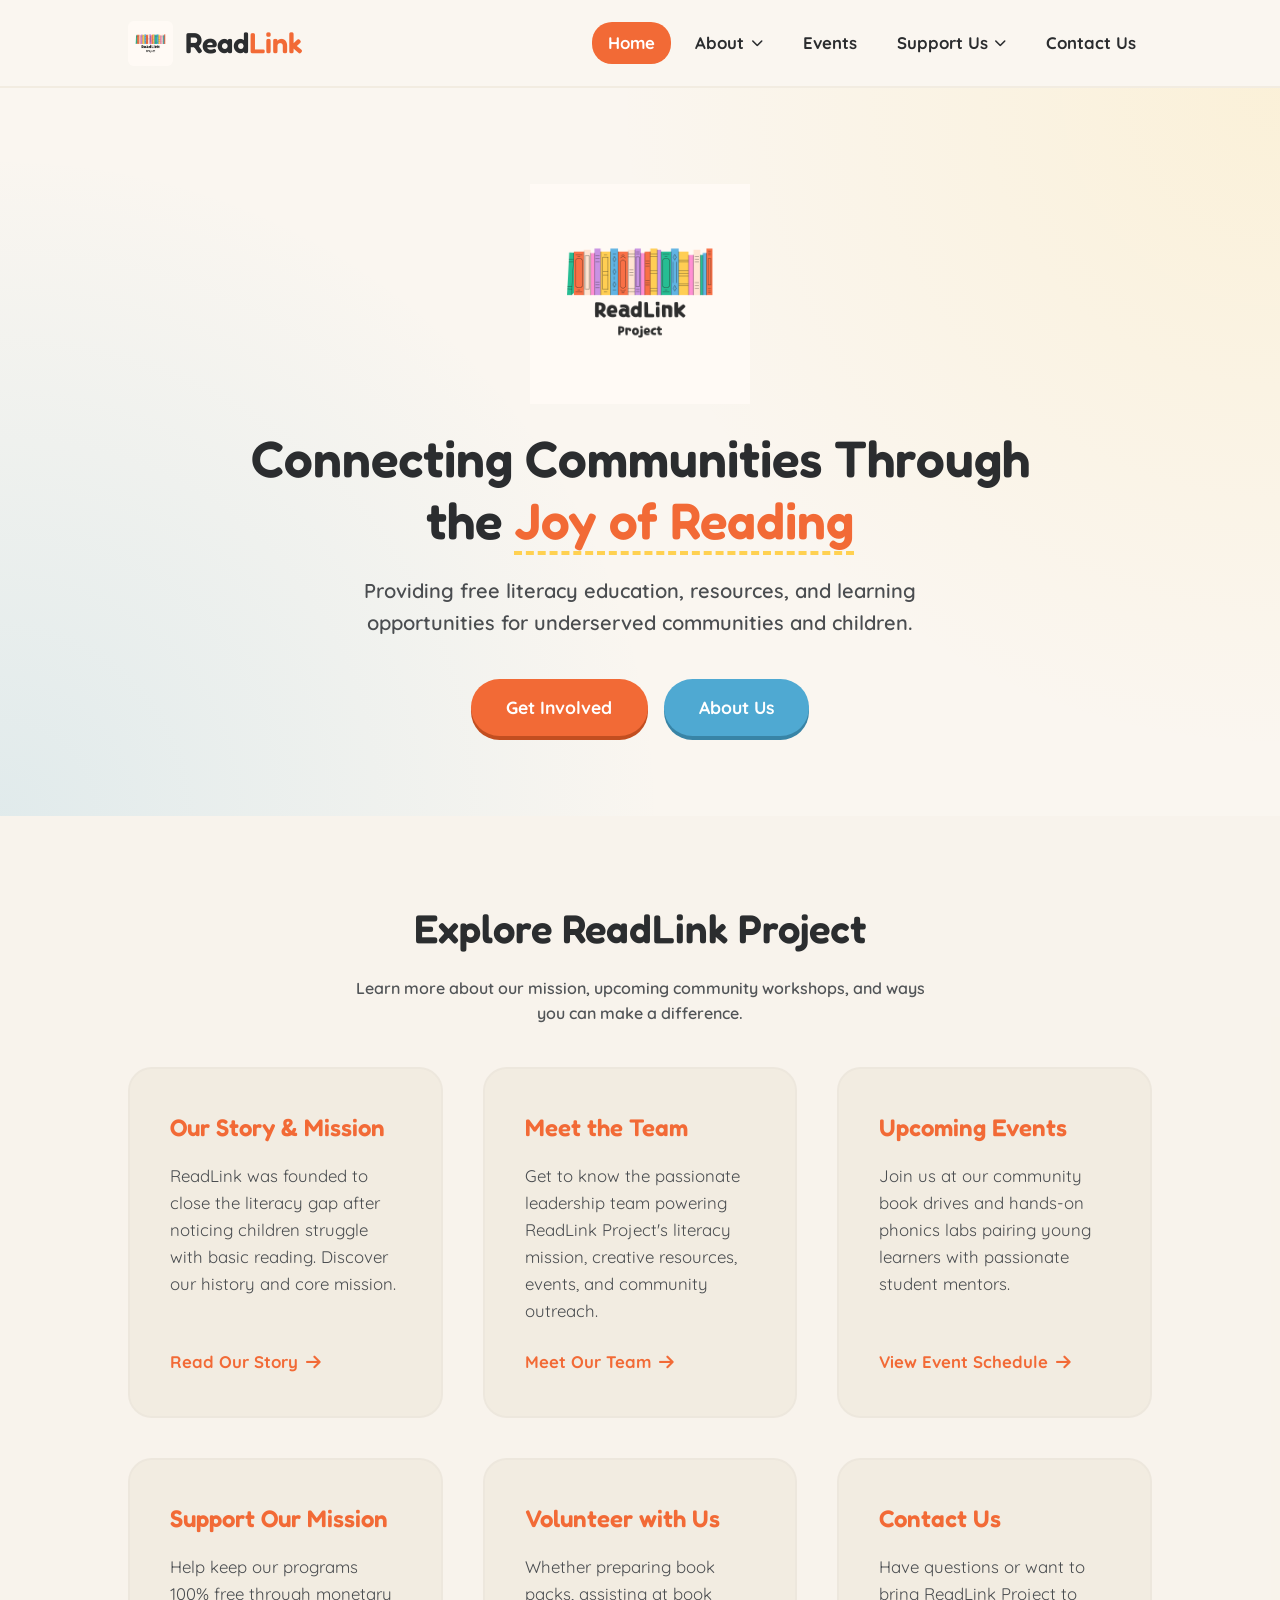
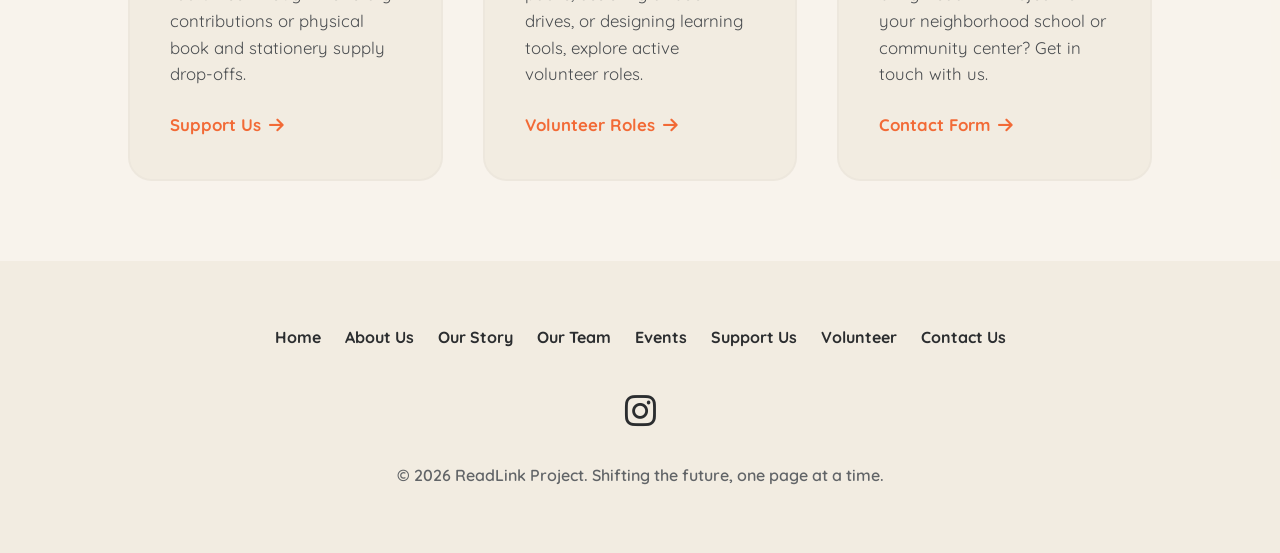
<file: index.html>
<!DOCTYPE html>
<html lang="en">
<head>
    <meta charset="UTF-8">
    <meta name="viewport" content="width=device-width, initial-scale=1.0">
    <title>ReadLink Project | Free Literacy & Education</title>
    <link rel="icon" type="image/png" href="ReadLink (1).png">
    <link rel="preconnect" href="https://fonts.googleapis.com">
    <link rel="preconnect" href="https://fonts.gstatic.com" crossorigin>
    <link href="https://fonts.googleapis.com/css2?family=Fredoka:wght@300..700&family=Quicksand:wght@400;600;700&display=swap" rel="stylesheet">
    <link rel="stylesheet" href="https://cdnjs.cloudflare.com/ajax/libs/font-awesome/6.4.2/css/all.min.css">
    <link rel="stylesheet" href="style.css">
</head>
<body>

    <header>
        <a href="index.html" class="brand-link">
            <img src="ReadLink (1).png" alt="ReadLink Logo" class="nav-logo-img" onerror="this.style.display='none'">
            <div class="logo-text">Read<span>Link</span></div>
        </a>
        <nav>
            <a href="index.html" class="nav-link active">Home</a>
            
            <div class="nav-item">
                <a href="about.html">About <i class="fa-solid fa-chevron-down nav-arrow"></i></a>
                <div class="dropdown-menu">
                    <a href="about.html#story">Our Story</a>
                    <a href="about.html#team">Our Team</a>
                </div>
            </div>
            
            <a href="events.html" class="nav-link">Events</a>
            
            <div class="nav-item">
                <a href="support.html">Support Us <i class="fa-solid fa-chevron-down nav-arrow"></i></a>
                <div class="dropdown-menu">
                    <a href="support.html#support-options">Support Us</a>
                    <a href="support.html#volunteer">Volunteer</a>
                </div>
            </div>
            
            <a href="contact.html" class="nav-link">Contact Us</a>
        </nav>
    </header>

    <main>
        <section class="hero">
            <img src="ReadLink (1).png" alt="ReadLink Project Logo" class="hero-logo" onerror="this.style.display='none'">
            <h1>Connecting Communities Through the <span>Joy of Reading</span></h1>
            <p>Providing free literacy education, resources, and learning opportunities for underserved communities and children.</p>
            <div style="display: flex; gap: 1rem; flex-wrap: wrap; justify-content: center;">
                <a href="support.html#volunteer" class="btn">Get Involved</a>
                <a href="about.html" class="btn btn-secondary">About Us</a>
            </div>
        </section>

        <!-- EXPLORE SECTIONS PREVIEW -->
        <section style="background-color: rgba(242, 236, 225, 0.3);">
            <h2>Explore ReadLink Project</h2>
            <p style="text-align: center; max-width: 600px; margin: -1rem auto 2.5rem auto; color: #515457; font-weight: 600;">
                Learn more about our mission, upcoming community workshops, and ways you can make a difference.
            </p>

            <div class="preview-grid">
                <div class="preview-card">
                    <div>
                        <h3>Our Story & Mission</h3>
                        <p>ReadLink was founded to close the literacy gap after noticing children struggle with basic reading. Discover our history and core mission.</p>
                    </div>
                    <a href="about.html#story" class="link-btn">Read Our Story <i class="fa-solid fa-arrow-right"></i></a>
                </div>

                <div class="preview-card">
                    <div>
                        <h3>Meet the Team</h3>
                        <p>Get to know the passionate leadership team powering ReadLink Project's literacy mission, creative resources, events, and community outreach.</p>
                    </div>
                    <a href="about.html#team" class="link-btn">Meet Our Team <i class="fa-solid fa-arrow-right"></i></a>
                </div>

                <div class="preview-card">
                    <div>
                        <h3>Upcoming Events</h3>
                        <p>Join us at our community book drives and hands-on phonics labs pairing young learners with passionate student mentors.</p>
                    </div>
                    <a href="events.html" class="link-btn">View Event Schedule <i class="fa-solid fa-arrow-right"></i></a>
                </div>

                <div class="preview-card">
                    <div>
                        <h3>Support Our Mission</h3>
                        <p>Help keep our programs 100% free through monetary contributions or physical book and stationery supply drop-offs.</p>
                    </div>
                    <a href="support.html#support-options" class="link-btn">Support Us <i class="fa-solid fa-arrow-right"></i></a>
                </div>

                <div class="preview-card">
                    <div>
                        <h3>Volunteer with Us</h3>
                        <p>Whether preparing book packs, assisting at book drives, or designing learning tools, explore active volunteer roles.</p>
                    </div>
                    <a href="support.html#volunteer" class="link-btn">Volunteer Roles <i class="fa-solid fa-arrow-right"></i></a>
                </div>

                <div class="preview-card">
                    <div>
                        <h3>Contact Us</h3>
                        <p>Have questions or want to bring ReadLink Project to your neighborhood school or community center? Get in touch with us.</p>
                    </div>
                    <a href="contact.html" class="link-btn">Contact Form <i class="fa-solid fa-arrow-right"></i></a>
                </div>
            </div>
        </section>
    </main>

    <footer>
        <div class="footer-nav">
            <a href="index.html">Home</a>
            <a href="about.html">About Us</a>
            <a href="about.html#story">Our Story</a>
            <a href="about.html#team">Our Team</a>
            <a href="events.html">Events</a>
            <a href="support.html">Support Us</a>
            <a href="support.html#volunteer">Volunteer</a>
            <a href="contact.html">Contact Us</a>
        </div>
        <div class="social-links">
            <a href="https://www.instagram.com/readlinkproject/" target="_blank" class="instagram-icon" title="Follow ReadLink on Instagram">
                <i class="fab fa-instagram"></i>
            </a>
        </div>
        <p>&copy; 2026 ReadLink Project. Shifting the future, one page at a time.</p>
    </footer>

</body>
</html>
</file>
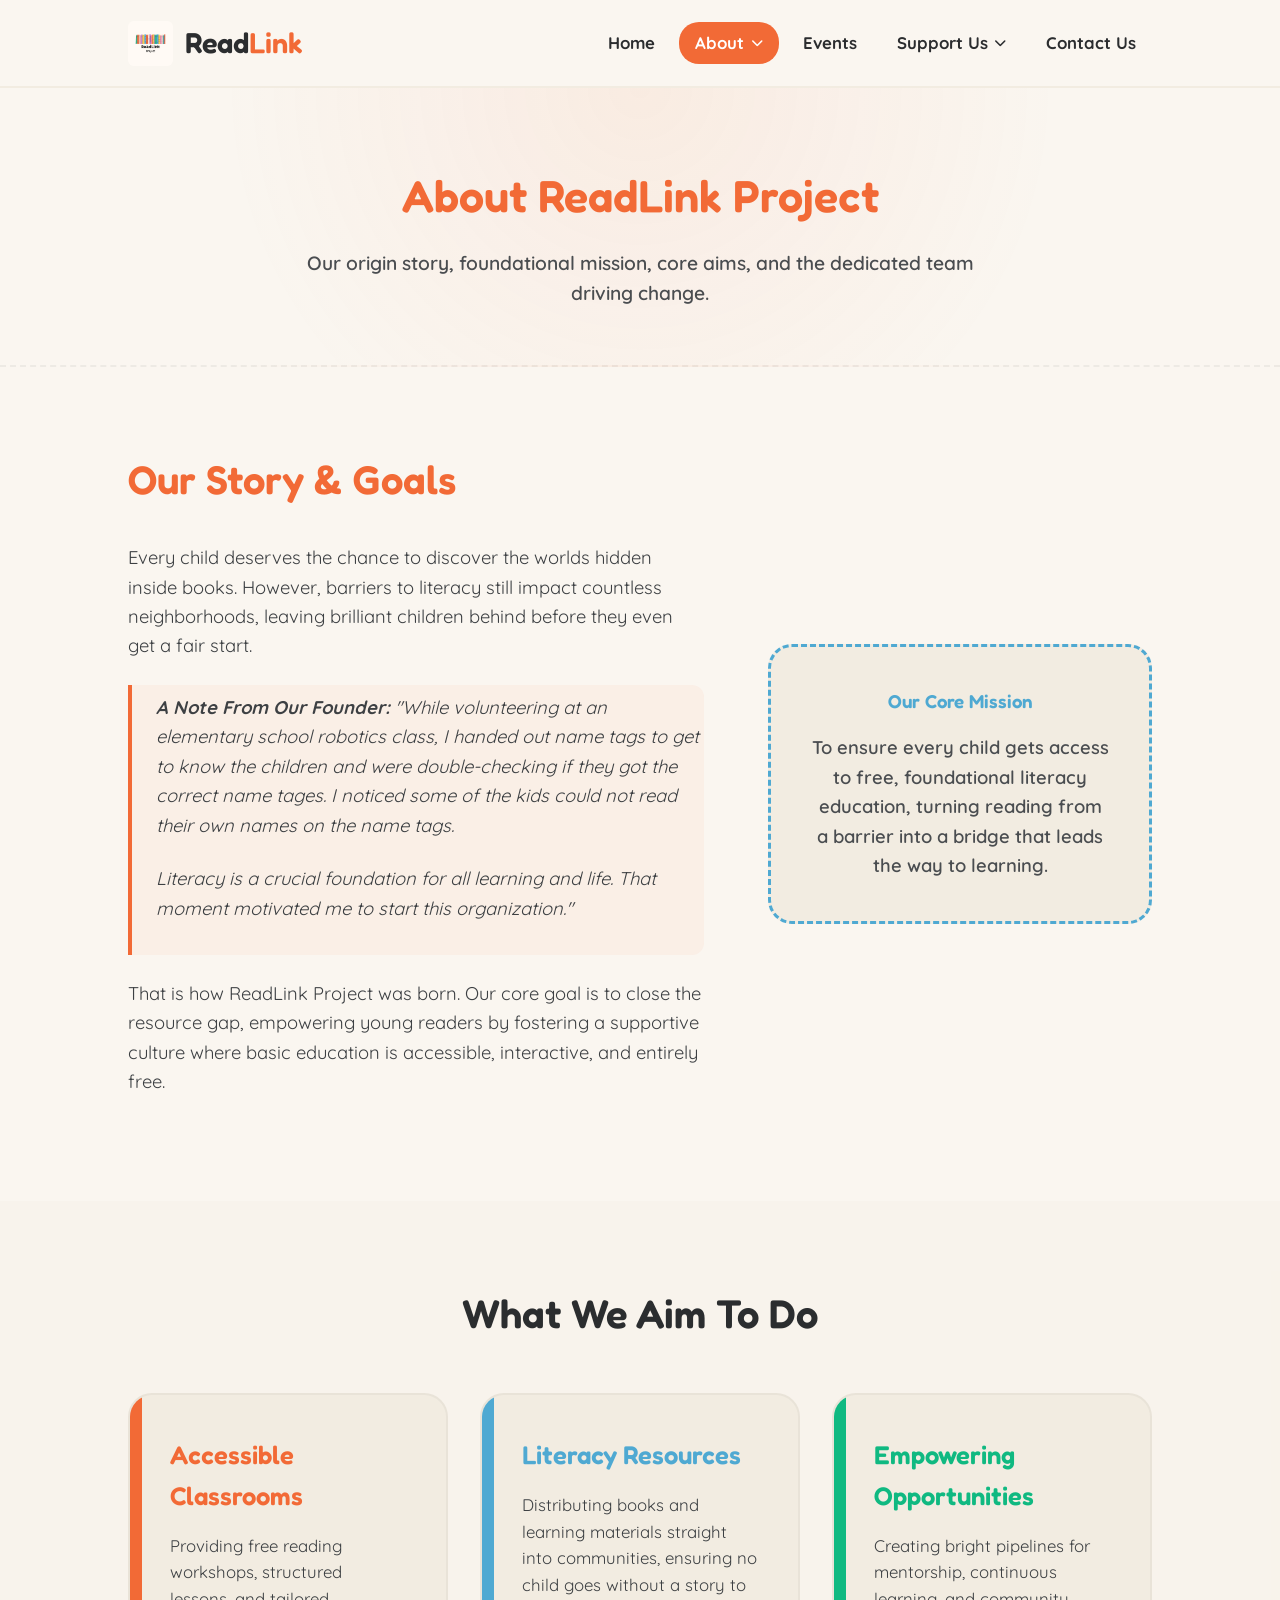
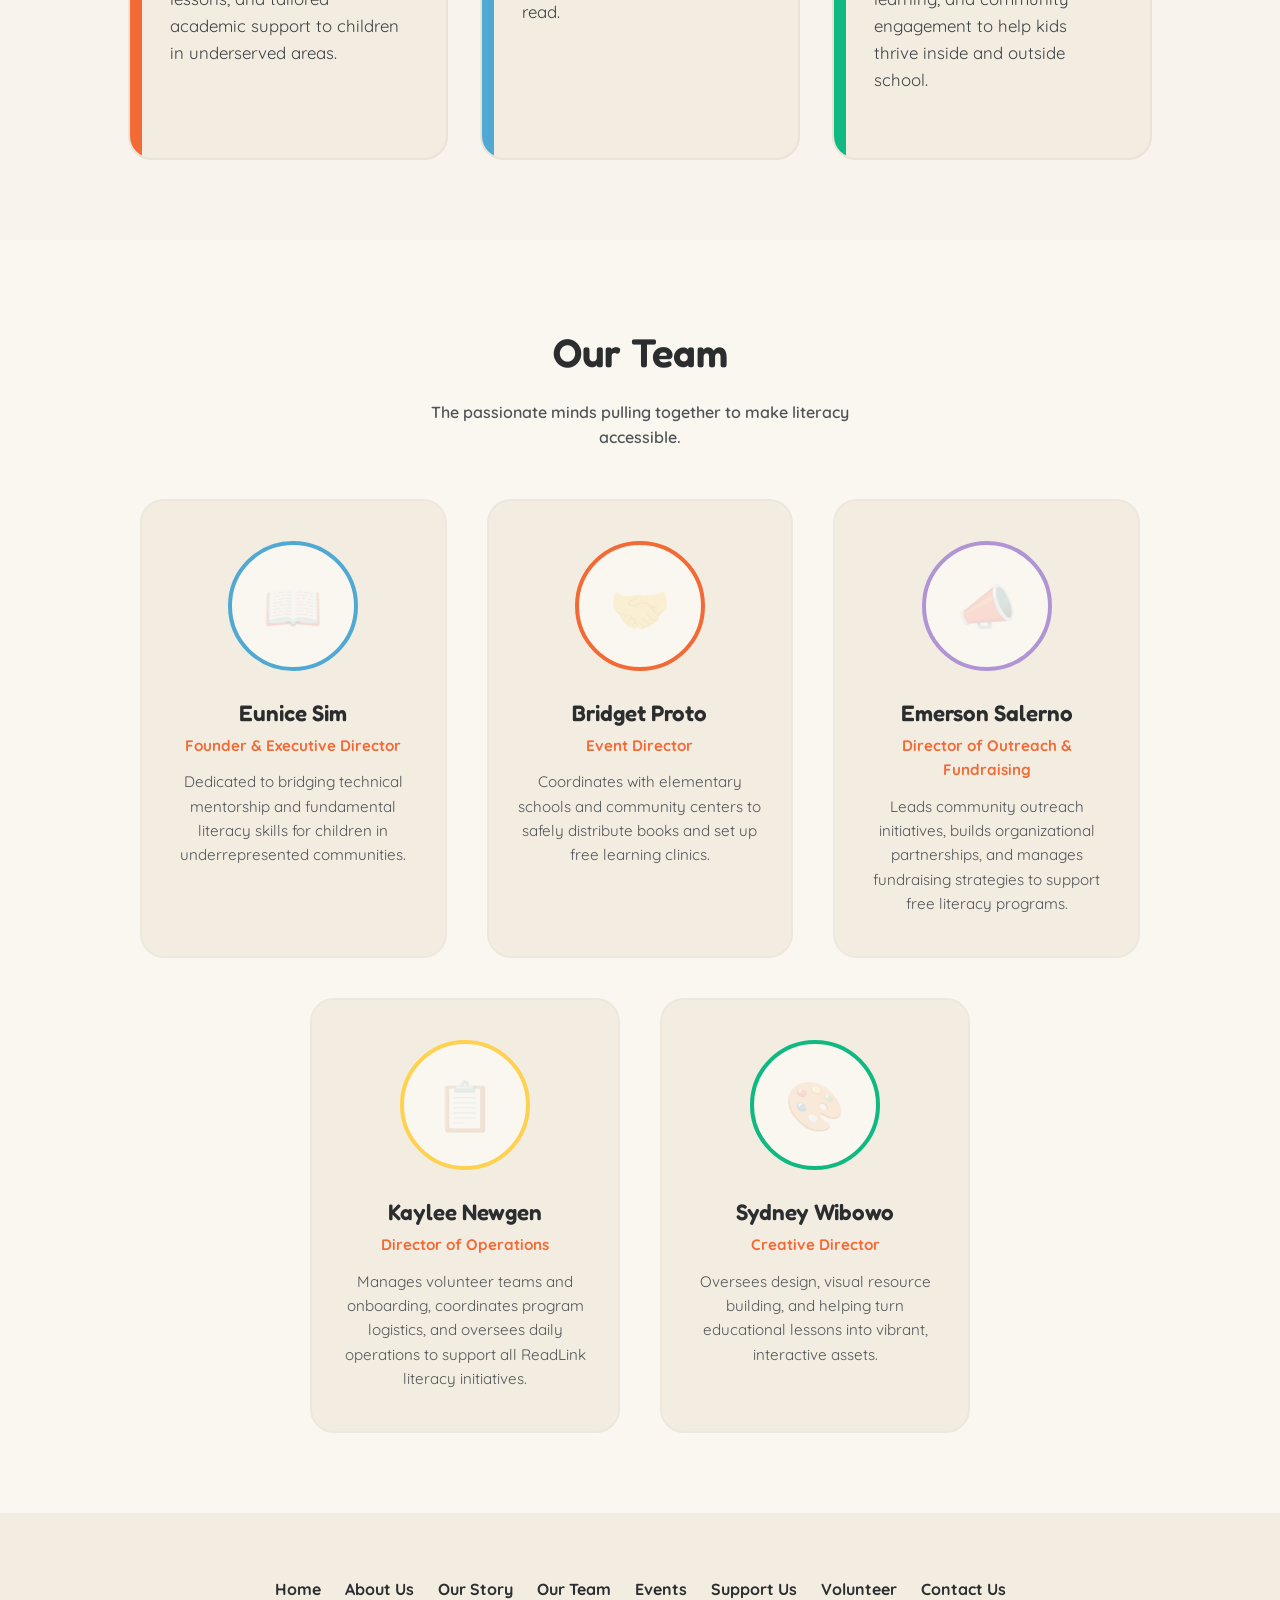
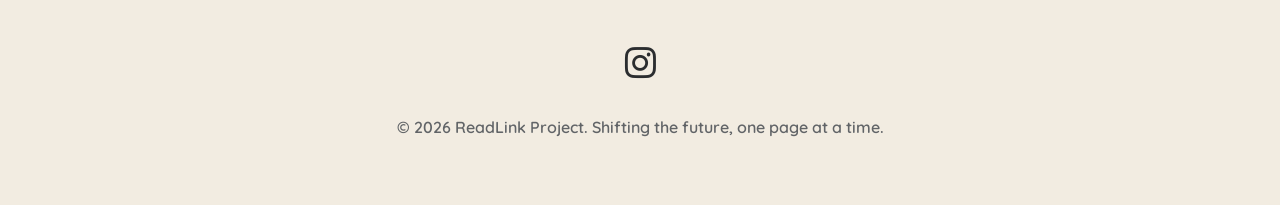
<file: about.html>
<!DOCTYPE html>
<html lang="en">
<head>
    <meta charset="UTF-8">
    <meta name="viewport" content="width=device-width, initial-scale=1.0">
    <title>About Us | ReadLink Project</title>
    <link rel="preconnect" href="https://fonts.googleapis.com">
    <link rel="preconnect" href="https://fonts.gstatic.com" crossorigin>
    <link href="https://fonts.googleapis.com/css2?family=Fredoka:wght@300..700&family=Quicksand:wght@400;600;700&display=swap" rel="stylesheet">
    <link rel="stylesheet" href="https://cdnjs.cloudflare.com/ajax/libs/font-awesome/6.4.2/css/all.min.css">
    <link rel="stylesheet" href="style.css">
</head>
<body>

    <header>
        <a href="index.html" class="brand-link">
            <img src="ReadLink (1).png" alt="ReadLink Logo" class="nav-logo-img" onerror="this.style.display='none'">
            <div class="logo-text">Read<span>Link</span></div>
        </a>
        <nav>
            <a href="index.html" class="nav-link">Home</a>
            
            <div class="nav-item active">
                <a href="about.html">About <i class="fa-solid fa-chevron-down nav-arrow"></i></a>
                <div class="dropdown-menu">
                    <a href="about.html#story">Our Story</a>
                    <a href="about.html#team">Our Team</a>
                </div>
            </div>
            
            <a href="events.html" class="nav-link">Events</a>
            
            <div class="nav-item">
                <a href="support.html">Support Us <i class="fa-solid fa-chevron-down nav-arrow"></i></a>
                <div class="dropdown-menu">
                    <a href="support.html#support-options">Support Us</a>
                    <a href="support.html#volunteer">Volunteer</a>
                </div>
            </div>
            
            <a href="contact.html" class="nav-link">Contact Us</a>
        </nav>
    </header>

    <div class="subpage-hero">
        <h1>About ReadLink Project</h1>
        <p>Our origin story, foundational mission, core aims, and the dedicated team driving change.</p>
    </div>

    <main>
        <!-- OUR STORY SECTION -->
        <section id="story">
            <div class="about-container">
                <div class="about-text">
                    <h2 style="text-align: left; color: var(--logo-coral);">Our Story & Goals</h2>
                    <p>Every child deserves the chance to discover the worlds hidden inside books. However, barriers to literacy still impact countless neighborhoods, leaving brilliant children behind before they even get a fair start.</p>
                    
                    <div class="quote-block">
                    <p><strong>A Note From Our Founder:</strong> "While volunteering at an elementary school robotics class, I handed out name tags to get to know the children and were double-checking if they got the correct name tages. I noticed some of the kids could not read their own names on the name tags.
                    <p style="margin-top: 0.5rem;">Literacy is a crucial foundation for all learning and life. That moment motivated me to start this organization."</p></p>
                </div>

                    <p>That is how ReadLink Project was born. Our core goal is to close the resource gap, empowering young readers by fostering a supportive culture where basic education is accessible, interactive, and entirely free.</p>
                </div>
                <div class="about-visual">
                    <h3 style="color: var(--logo-blue); margin-bottom: 1rem;">Our Core Mission</h3>
                    <p style="font-weight: 600; font-size: 1.15rem; color: #4A4D50;">To ensure every child gets access to free, foundational literacy education, turning reading from a barrier into a bridge that leads the way to learning.</p>
                </div>
            </div>
        </section>

        <!-- WHAT WE AIM TO DO SECTION -->
        <section id="aims" style="background-color: rgba(242, 236, 225, 0.3);">
            <h2>What We Aim To Do</h2>
            <div class="grid-container">
                <div class="card">
                    <div>
                        <h3 style="color: var(--logo-coral);">Accessible Classrooms</h3>
                        <p>Providing free reading workshops, structured lessons, and tailored academic support to children in underserved areas.</p>
                    </div>
                </div>
                <div class="card">
                    <div>
                        <h3 style="color: var(--logo-blue);">Literacy Resources</h3>
                        <p>Distributing books and learning materials straight into communities, ensuring no child goes without a story to read.</p>
                    </div>
                </div>
                <div class="card">
                    <div>
                        <h3 style="color: var(--logo-teal);">Empowering Opportunities</h3>
                        <p>Creating bright pipelines for mentorship, continuous learning, and community engagement to help kids thrive inside and outside school.</p>
                    </div>
                </div>
            </div>
        </section>

        <!-- OUR TEAM SECTION -->
        <section id="team">
            <h2>Our Team</h2>
            <p style="text-align: center; max-width: 500px; margin: -1rem auto 2rem auto; color: #515457; font-weight: 600;">
                The passionate minds pulling together to make literacy accessible.
            </p>
            
            <div class="team-row-top">
                <div class="team-member">
                    <div class="avatar-placeholder avatar-blue">📖</div>
                    <h3>Eunice Sim</h3>
                    <div class="role">Founder & Executive Director</div>
                    <p>Dedicated to bridging technical mentorship and fundamental literacy skills for children in underrepresented communities.</p>
                </div>

                <div class="team-member">
                    <div class="avatar-placeholder avatar-coral">🤝</div>
                    <h3>Bridget Proto</h3>
                    <div class="role">Event Director</div>
                    <p>Coordinates with elementary schools and community centers to safely distribute books and set up free learning clinics.</p>
                </div>

                <div class="team-member">
                    <div class="avatar-placeholder avatar-purple">📣</div>
                    <h3>Emerson Salerno</h3>
                    <div class="role">Director of Outreach & Fundraising</div>
                    <p>Leads community outreach initiatives, builds organizational partnerships, and manages fundraising strategies to support free literacy programs.</p>
                </div>
            </div>

            <div class="team-row-bottom">
                <div class="team-member">
                    <div class="avatar-placeholder avatar-yellow">📋</div>
                    <h3>Kaylee Newgen</h3>
                    <div class="role">Director of Operations</div>
                    <p>Manages volunteer teams and onboarding, coordinates program logistics, and oversees daily operations to support all ReadLink literacy initiatives.</p>
                </div>

                <div class="team-member">
                    <div class="avatar-placeholder avatar-teal">🎨</div>
                    <h3>Sydney Wibowo</h3>
                    <div class="role">Creative Director</div>
                    <p>Oversees design, visual resource building, and helping turn educational lessons into vibrant, interactive assets.</p>
                </div>
            </div>
        </section>
    </main>

    <footer>
        <div class="footer-nav">
            <a href="index.html">Home</a>
            <a href="about.html">About Us</a>
            <a href="about.html#story">Our Story</a>
            <a href="about.html#team">Our Team</a>
            <a href="events.html">Events</a>
            <a href="support.html">Support Us</a>
            <a href="support.html#volunteer">Volunteer</a>
            <a href="contact.html">Contact Us</a>
        </div>
        <div class="social-links">
            <a href="https://www.instagram.com/readlinkproject/" target="_blank" class="instagram-icon" title="Follow ReadLink on Instagram">
                <i class="fab fa-instagram"></i>
            </a>
        </div>
        <p>&copy; 2026 ReadLink Project. Shifting the future, one page at a time.</p>
    </footer>

</body>
</html>
</file>
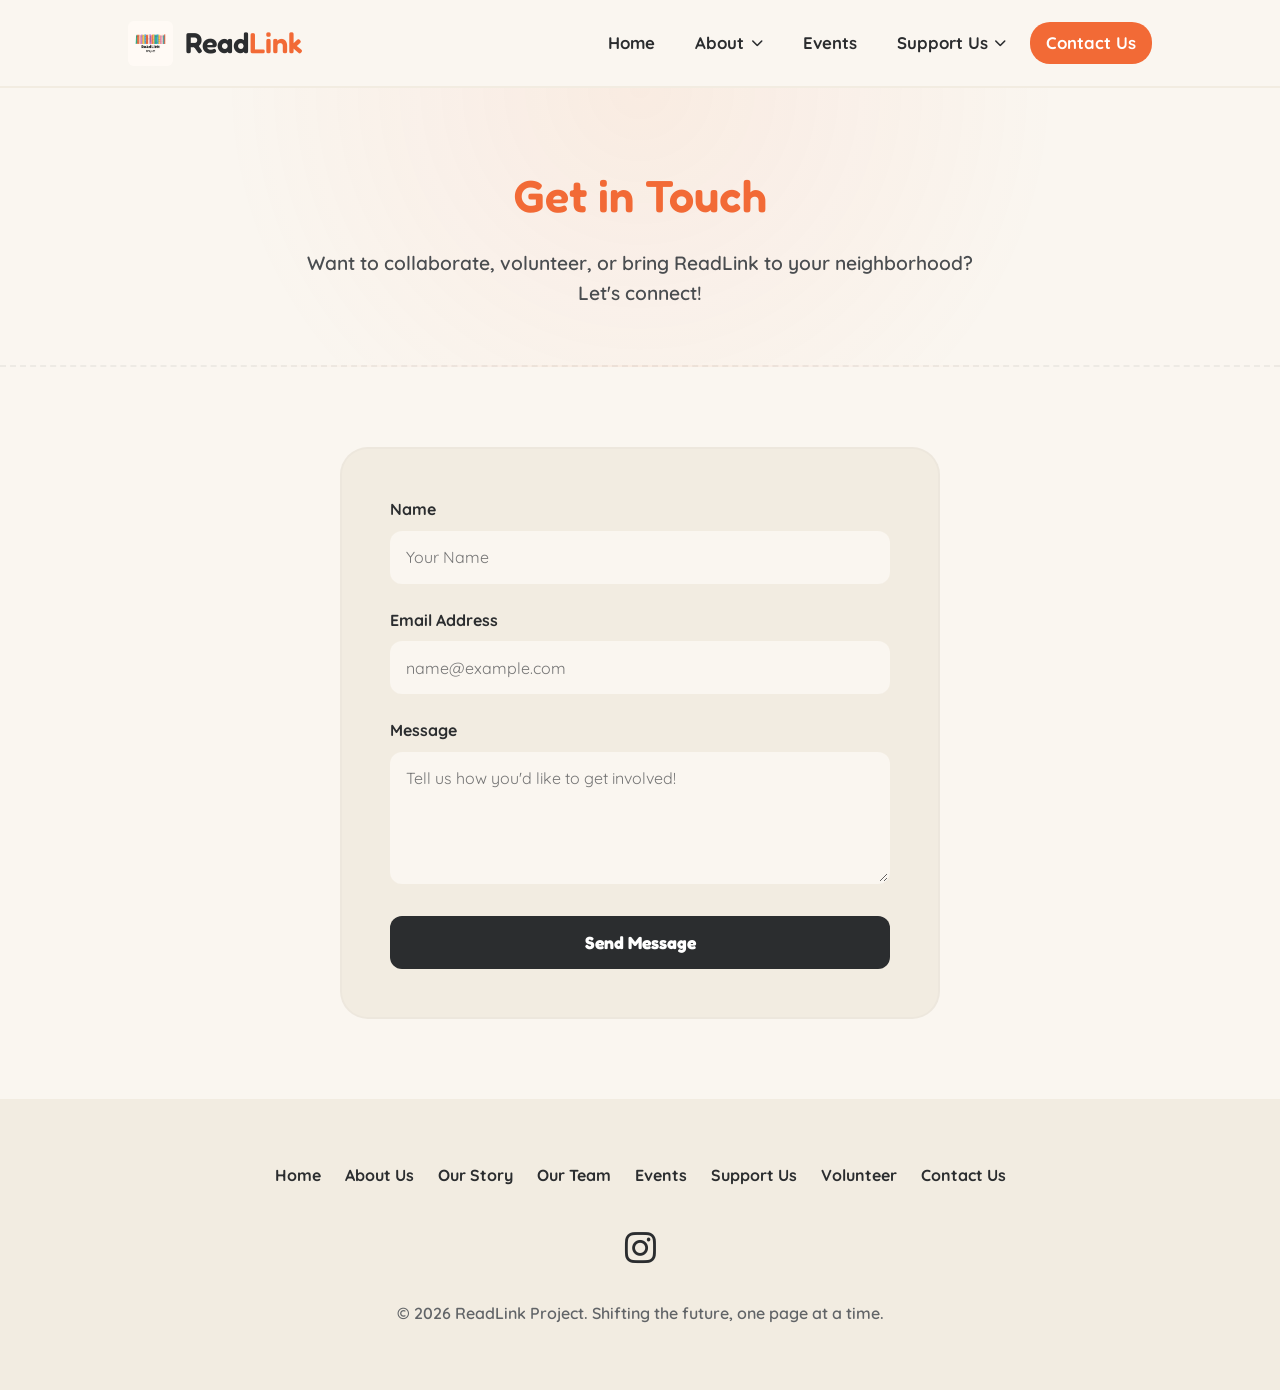
<file: contact.html>
<!DOCTYPE html>
<html lang="en">
<head>
    <meta charset="UTF-8">
    <meta name="viewport" content="width=device-width, initial-scale=1.0">
    <title>Contact Us | ReadLink Project</title>
    <link rel="preconnect" href="https://fonts.googleapis.com">
    <link rel="preconnect" href="https://fonts.gstatic.com" crossorigin>
    <link href="https://fonts.googleapis.com/css2?family=Fredoka:wght@300..700&family=Quicksand:wght@400;600;700&display=swap" rel="stylesheet">
    <link rel="stylesheet" href="https://cdnjs.cloudflare.com/ajax/libs/font-awesome/6.4.2/css/all.min.css">
    <link rel="stylesheet" href="style.css">
</head>
<body>

    <header>
        <a href="index.html" class="brand-link">
            <img src="ReadLink (1).png" alt="ReadLink Logo" class="nav-logo-img" onerror="this.style.display='none'">
            <div class="logo-text">Read<span>Link</span></div>
        </a>
        <nav>
            <a href="index.html" class="nav-link">Home</a>
            
            <div class="nav-item">
                <a href="about.html">About <i class="fa-solid fa-chevron-down nav-arrow"></i></a>
                <div class="dropdown-menu">
                    <a href="about.html#story">Our Story</a>
                    <a href="about.html#team">Our Team</a>
                </div>
            </div>
            
            <a href="events.html" class="nav-link">Events</a>
            
            <div class="nav-item">
                <a href="support.html">Support Us <i class="fa-solid fa-chevron-down nav-arrow"></i></a>
                <div class="dropdown-menu">
                    <a href="support.html#support-options">Support Us</a>
                    <a href="support.html#volunteer">Volunteer</a>
                </div>
            </div>
            
            <a href="contact.html" class="nav-link active">Contact Us</a>
        </nav>
    </header>

    <div class="subpage-hero">
        <h1>Get in Touch</h1>
        <p>Want to collaborate, volunteer, or bring ReadLink to your neighborhood? Let's connect!</p>
    </div>

    <main>
        <section id="contact">
            <div class="contact-container">
                <form action="https://formspree.io/f/xojbzwza" method="POST">
                    <div class="form-group">
                        <label for="name">Name</label>
                        <input type="text" id="name" name="name" required placeholder="Your Name">
                    </div>
                    <div class="form-group">
                        <label for="email">Email Address</label>
                        <input type="email" id="email" name="email" required placeholder="name@example.com">
                    </div>
                    <div class="form-group">
                        <label for="message">Message</label>
                        <textarea id="message" name="message" rows="5" required placeholder="Tell us how you'd like to get involved!"></textarea>
                    </div>
                    <button type="submit" class="submit-btn">Send Message</button>
                </form>
            </div>
        </section>
    </main>

    <footer>
        <div class="footer-nav">
            <a href="index.html">Home</a>
            <a href="about.html">About Us</a>
            <a href="about.html#story">Our Story</a>
            <a href="about.html#team">Our Team</a>
            <a href="events.html">Events</a>
            <a href="support.html">Support Us</a>
            <a href="support.html#volunteer">Volunteer</a>
            <a href="contact.html">Contact Us</a>
        </div>
        <div class="social-links">
            <a href="https://www.instagram.com/readlinkproject/" target="_blank" class="instagram-icon" title="Follow ReadLink on Instagram">
                <i class="fab fa-instagram"></i>
            </a>
        </div>
        <p>&copy; 2026 ReadLink Project. Shifting the future, one page at a time.</p>
    </footer>

</body>
</html>
</file>
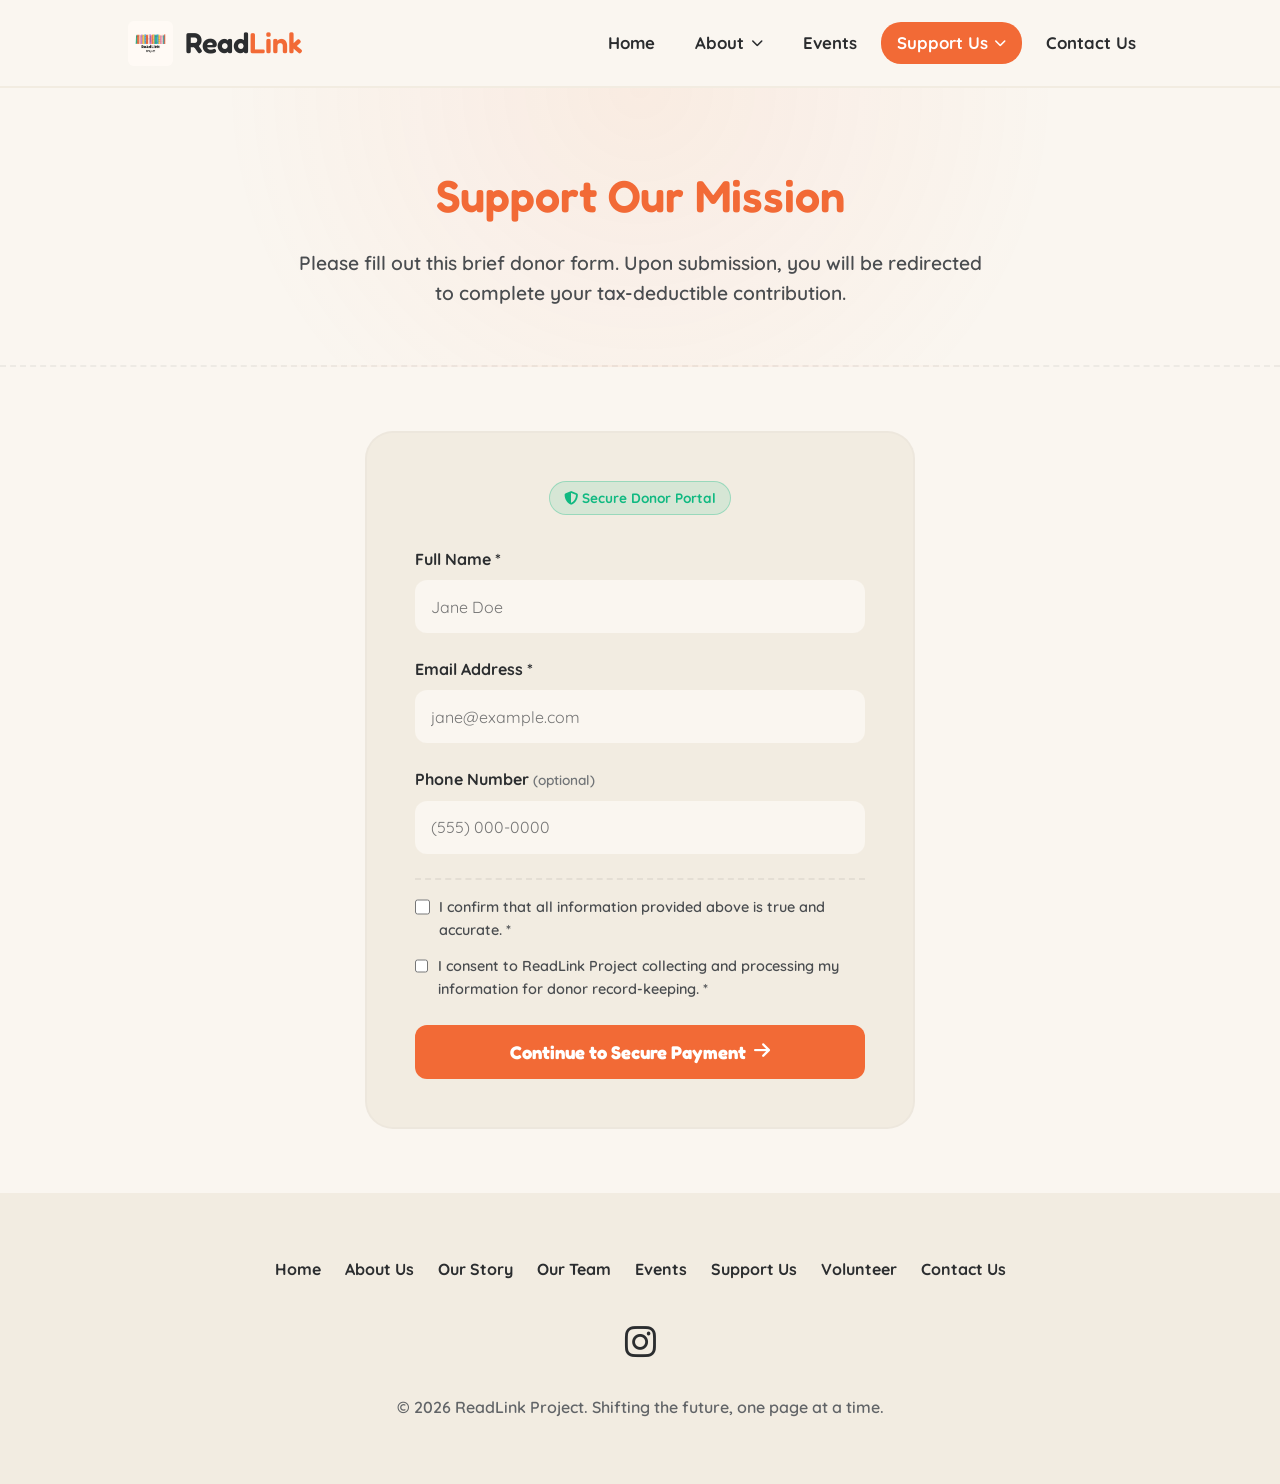
<file: donate.html>
<!DOCTYPE html>
<html lang="en">
<head>
    <meta charset="UTF-8">
    <meta name="viewport" content="width=device-width, initial-scale=1.0">
    <title>Donate & Support | ReadLink Project</title>
    <link rel="preconnect" href="https://fonts.googleapis.com">
    <link rel="preconnect" href="https://fonts.gstatic.com" crossorigin>
    <link href="https://fonts.googleapis.com/css2?family=Fredoka:wght@300..700&family=Quicksand:wght@400;600;700&display=swap" rel="stylesheet">
    <link rel="stylesheet" href="https://cdnjs.cloudflare.com/ajax/libs/font-awesome/6.4.2/css/all.min.css">
    <link rel="stylesheet" href="style.css">
</head>
<body>

    <header>
        <a href="index.html" class="brand-link">
            <img src="ReadLink (1).png" alt="ReadLink Logo" class="nav-logo-img" onerror="this.style.display='none'">
            <div class="logo-text">Read<span>Link</span></div>
        </a>
        <nav>
            <a href="index.html" class="nav-link">Home</a>
            
            <div class="nav-item">
                <a href="about.html">About <i class="fa-solid fa-chevron-down nav-arrow"></i></a>
                <div class="dropdown-menu">
                    <a href="about.html#story">Our Story</a>
                    <a href="about.html#team">Our Team</a>
                </div>
            </div>
            
            <a href="events.html" class="nav-link">Events</a>
            
            <div class="nav-item active">
                <a href="support.html">Support Us <i class="fa-solid fa-chevron-down nav-arrow"></i></a>
                <div class="dropdown-menu">
                    <a href="support.html#support-options">Support Us</a>
                    <a href="support.html#volunteer">Volunteer</a>
                </div>
            </div>
            
            <a href="contact.html" class="nav-link">Contact Us</a>
        </nav>
    </header>

    <div class="subpage-hero">
        <h1>Support Our Mission</h1>
        <p>Please fill out this brief donor form. Upon submission, you will be redirected to complete your tax-deductible contribution.</p>
    </div>

    <main>
        <section id="donate-portal" style="padding: 4rem 10%;">
            <div class="contact-container" style="max-width: 550px;">
                
                <div id="formContainer">
                    <div style="text-align: center; margin-bottom: 2rem;">
                        <span style="display: inline-block; padding: 0.3rem 0.9rem; background-color: rgba(16, 185, 129, 0.12); color: var(--logo-teal); font-weight: 700; font-size: 0.85rem; border-radius: 20px; border: 1px solid rgba(16, 185, 129, 0.3);">
                            <i class="fa-solid fa-shield-halved"></i> Secure Donor Portal
                        </span>
                    </div>

                    <form id="donorForm" onsubmit="handleSubmit(event)">
                        
                        <div class="form-group">
                            <label for="fullName">Full Name *</label>
                            <input type="text" id="fullName" required placeholder="Jane Doe">
                        </div>

                        <div class="form-group">
                            <label for="email">Email Address *</label>
                            <input type="email" id="email" required placeholder="jane@example.com">
                        </div>

                        <div class="form-group">
                            <label for="phone">Phone Number <span style="font-weight: 600; color: #717477; font-size: 0.85rem;">(optional)</span></label>
                            <input type="tel" id="phone" placeholder="(555) 000-0000">
                        </div>

                        <div style="padding-top: 1rem; border-top: 2px dashed rgba(0,0,0,0.06); margin-bottom: 1.5rem;">
                            <label style="display: flex; align-items: flex-start; gap: 0.6rem; cursor: pointer; font-size: 0.9rem; color: #4A4D50; margin-bottom: 0.8rem; font-weight: 600;">
                                <input type="checkbox" required style="margin-top: 0.2rem; accent-color: var(--logo-coral); width: 16px; height: 16px;">
                                <span>I confirm that all information provided above is true and accurate. *</span>
                            </label>

                            <label style="display: flex; align-items: flex-start; gap: 0.6rem; cursor: pointer; font-size: 0.9rem; color: #4A4D50; font-weight: 600;">
                                <input type="checkbox" required style="margin-top: 0.2rem; accent-color: var(--logo-coral); width: 16px; height: 16px;">
                                <span>I consent to ReadLink Project collecting and processing my information for donor record-keeping. *</span>
                            </label>
                        </div>

                        <button type="submit" class="submit-btn" style="background-color: var(--logo-coral); font-size: 1.15rem; padding: 1rem; display: flex; align-items: center; justify-content: center; gap: 0.5rem;">
                            Continue to Secure Payment <i class="fa-solid fa-arrow-right"></i>
                        </button>
                    </form>
                </div>

                <!-- REDIRECT STATE (INITIAL HIDDEN) -->
                <div id="redirectState" style="display: none; text-align: center; padding: 2.5rem 1rem;">
                    <div style="font-size: 3rem; color: var(--logo-blue); margin-bottom: 1.5rem;">
                        <i class="fa-solid fa-circle-notch fa-spin"></i>
                    </div>
                    <h3 style="font-size: 1.6rem; color: var(--text-dark); margin-bottom: 0.5rem;">Redirecting to Payment Portal...</h3>
                    <p style="color: #616467; font-weight: 600; font-size: 1.05rem;">Thank you! Transferring you securely now.</p>
                </div>

            </div>
        </section>
    </main>

    <footer>
        <div class="footer-nav">
            <a href="index.html">Home</a>
            <a href="about.html">About Us</a>
            <a href="about.html#story">Our Story</a>
            <a href="about.html#team">Our Team</a>
            <a href="events.html">Events</a>
            <a href="support.html">Support Us</a>
            <a href="support.html#volunteer">Volunteer</a>
            <a href="contact.html">Contact Us</a>
        </div>
        <div class="social-links">
            <a href="https://www.instagram.com/readlinkproject/" target="_blank" class="instagram-icon" title="Follow ReadLink on Instagram">
                <i class="fab fa-instagram"></i>
            </a>
        </div>
        <p>&copy; 2026 ReadLink Project. Shifting the future, one page at a time.</p>
    </footer>

    <script>
        // Hack Club HCB donation URL
        const DONATION_PAGE_URL = "https://hcb.hackclub.com/donations/start/readlinkproject";

        function handleSubmit(event) {
            event.preventDefault();
            
            // Hide form and show redirect animation
            document.getElementById('formContainer').style.display = 'none';
            document.getElementById('redirectState').style.display = 'block';

            // 1000ms (1 second) delay before redirecting
            setTimeout(() => {
                window.location.href = DONATION_PAGE_URL;
            }, 1000);
        }
    </script>

</body>
</html>
</file>
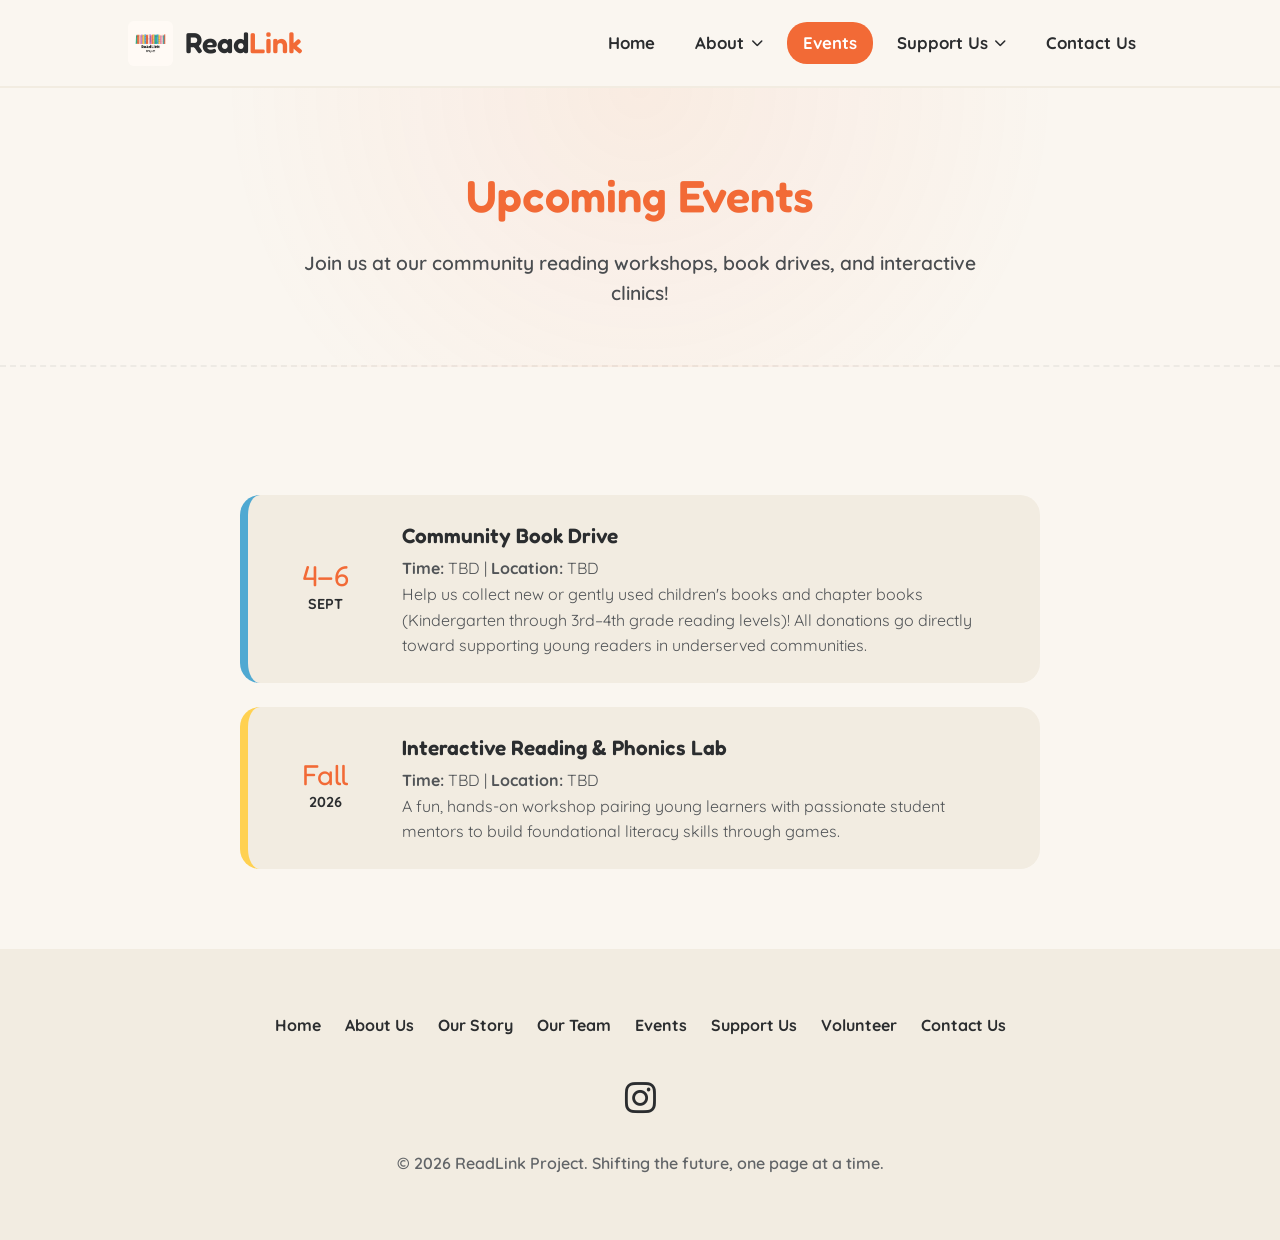
<file: events.html>
<!DOCTYPE html>
<html lang="en">
<head>
    <meta charset="UTF-8">
    <meta name="viewport" content="width=device-width, initial-scale=1.0">
    <title>Upcoming Events | ReadLink Project</title>
    <link rel="preconnect" href="https://fonts.googleapis.com">
    <link rel="preconnect" href="https://fonts.gstatic.com" crossorigin>
    <link href="https://fonts.googleapis.com/css2?family=Fredoka:wght@300..700&family=Quicksand:wght@400;600;700&display=swap" rel="stylesheet">
    <link rel="stylesheet" href="https://cdnjs.cloudflare.com/ajax/libs/font-awesome/6.4.2/css/all.min.css">
    <link rel="stylesheet" href="style.css">
</head>
<body>

    <header>
        <a href="index.html" class="brand-link">
            <img src="ReadLink (1).png" alt="ReadLink Logo" class="nav-logo-img" onerror="this.style.display='none'">
            <div class="logo-text">Read<span>Link</span></div>
        </a>
        <nav>
            <a href="index.html" class="nav-link">Home</a>
            
            <div class="nav-item">
                <a href="about.html">About <i class="fa-solid fa-chevron-down nav-arrow"></i></a>
                <div class="dropdown-menu">
                    <a href="about.html#story">Our Story</a>
                    <a href="about.html#team">Our Team</a>
                </div>
            </div>
            
            <a href="events.html" class="nav-link active">Events</a>
            
            <div class="nav-item">
                <a href="support.html">Support Us <i class="fa-solid fa-chevron-down nav-arrow"></i></a>
                <div class="dropdown-menu">
                    <a href="support.html#support-options">Support Us</a>
                    <a href="support.html#volunteer">Volunteer</a>
                </div>
            </div>
            
            <a href="contact.html" class="nav-link">Contact Us</a>
        </nav>
    </header>

    <div class="subpage-hero">
        <h1>Upcoming Events</h1>
        <p>Join us at our community reading workshops, book drives, and interactive clinics!</p>
    </div>

    <main>
        <section id="events">
            <div class="events-container">
                
                <!-- Community Book Drive Event Card -->
                <div class="event-card">
                    <div class="event-date">
                        <span class="day">4–6</span>
                        <span class="month">Sept</span>
                    </div>
                    <div class="event-details">
                        <h3>Community Book Drive</h3>
                        <p><strong>Time:</strong> TBD | <strong>Location:</strong> TBD</p>
                        <p>Help us collect new or gently used children's books and chapter books (Kindergarten through 3rd–4th grade reading levels)! All donations go directly toward supporting young readers in underserved communities.</p>
                    </div>
                </div>

                <!-- Interactive Reading & Phonics Lab Event Card -->
                <div class="event-card">
                    <div class="event-date">
                        <span class="day">Fall</span>
                        <span class="month">2026</span>
                    </div>
                    <div class="event-details">
                        <h3>Interactive Reading & Phonics Lab</h3>
                        <p><strong>Time:</strong> TBD | <strong>Location:</strong> TBD</p>
                        <p>A fun, hands-on workshop pairing young learners with passionate student mentors to build foundational literacy skills through games.</p>
                    </div>
                </div>

            </div>
        </section>
    </main>

    <footer>
        <div class="footer-nav">
            <a href="index.html">Home</a>
            <a href="about.html">About Us</a>
            <a href="about.html#story">Our Story</a>
            <a href="about.html#team">Our Team</a>
            <a href="events.html">Events</a>
            <a href="support.html">Support Us</a>
            <a href="support.html#volunteer">Volunteer</a>
            <a href="contact.html">Contact Us</a>
        </div>
        <div class="social-links">
            <a href="https://www.instagram.com/readlinkproject/" target="_blank" class="instagram-icon" title="Follow ReadLink on Instagram">
                <i class="fab fa-instagram"></i>
            </a>
        </div>
        <p>&copy; 2026 ReadLink Project. Shifting the future, one page at a time.</p>
    </footer>

</body>
</html>
</file>
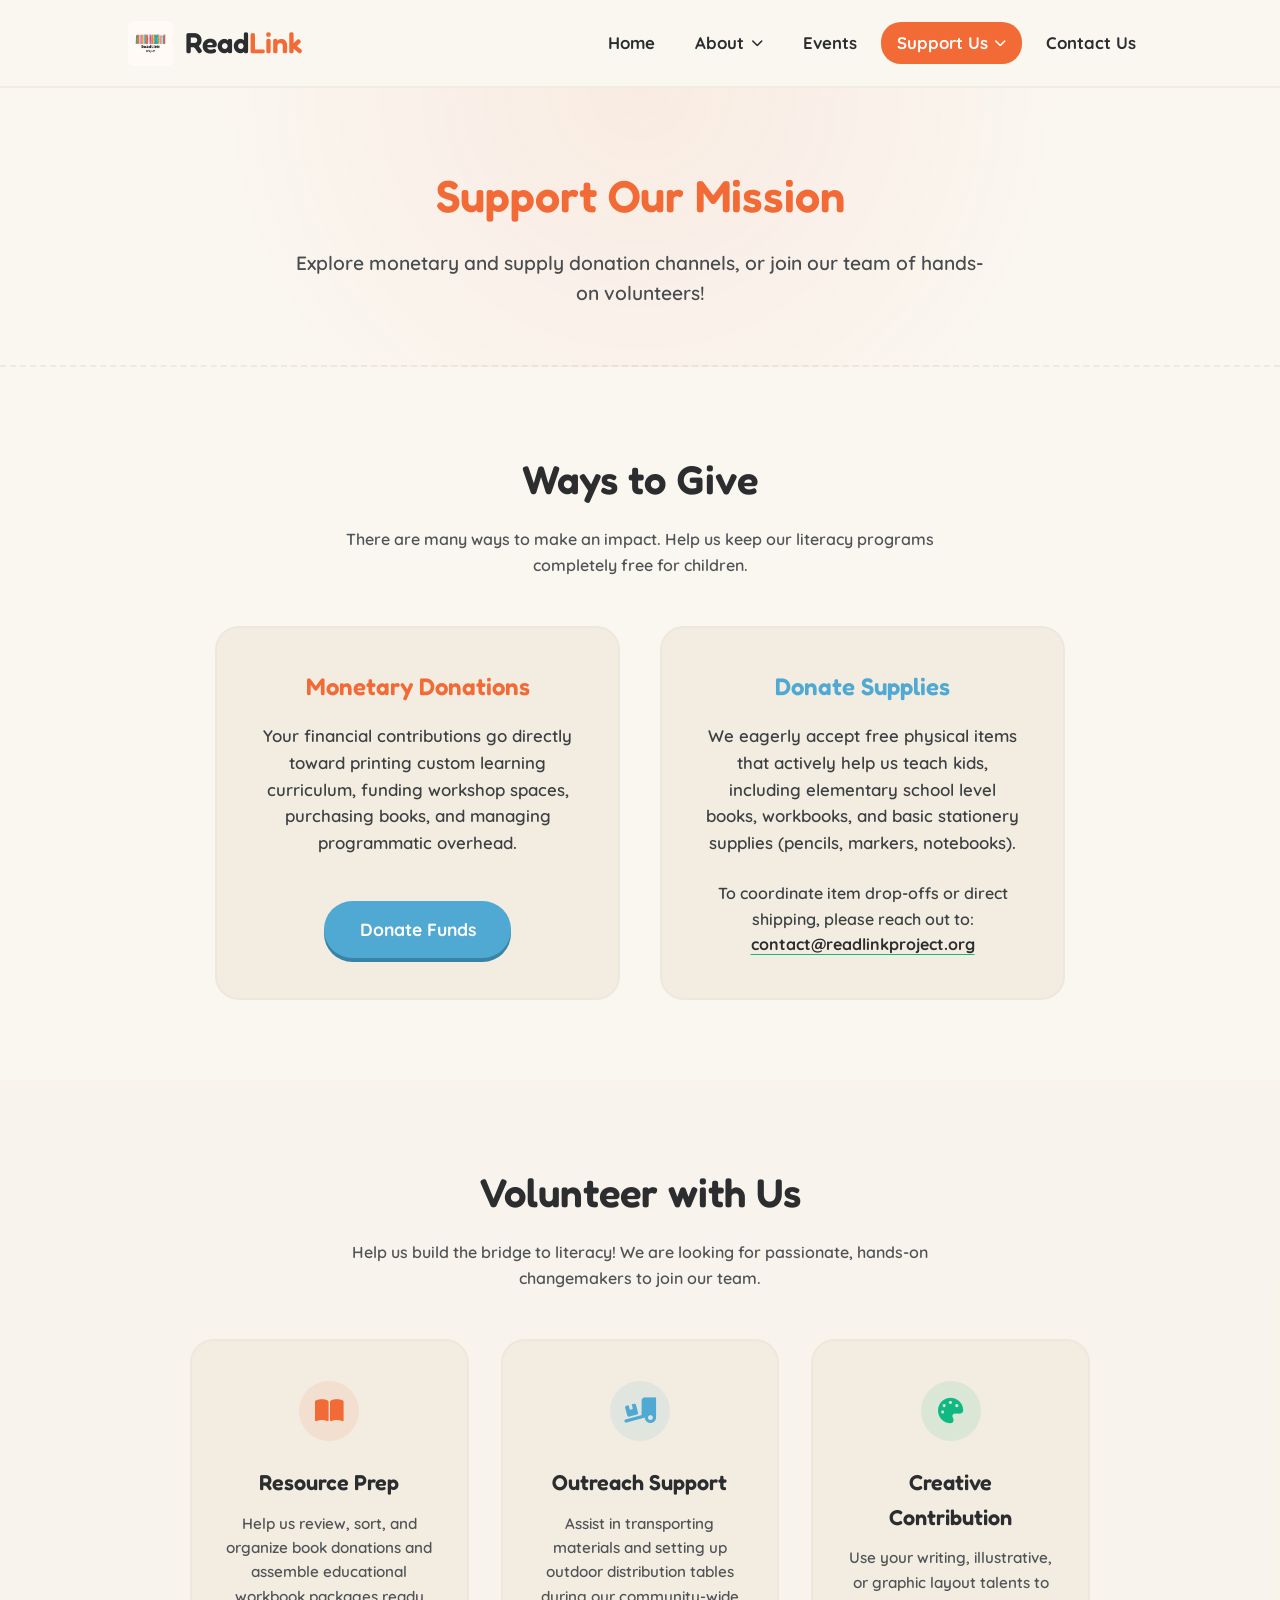
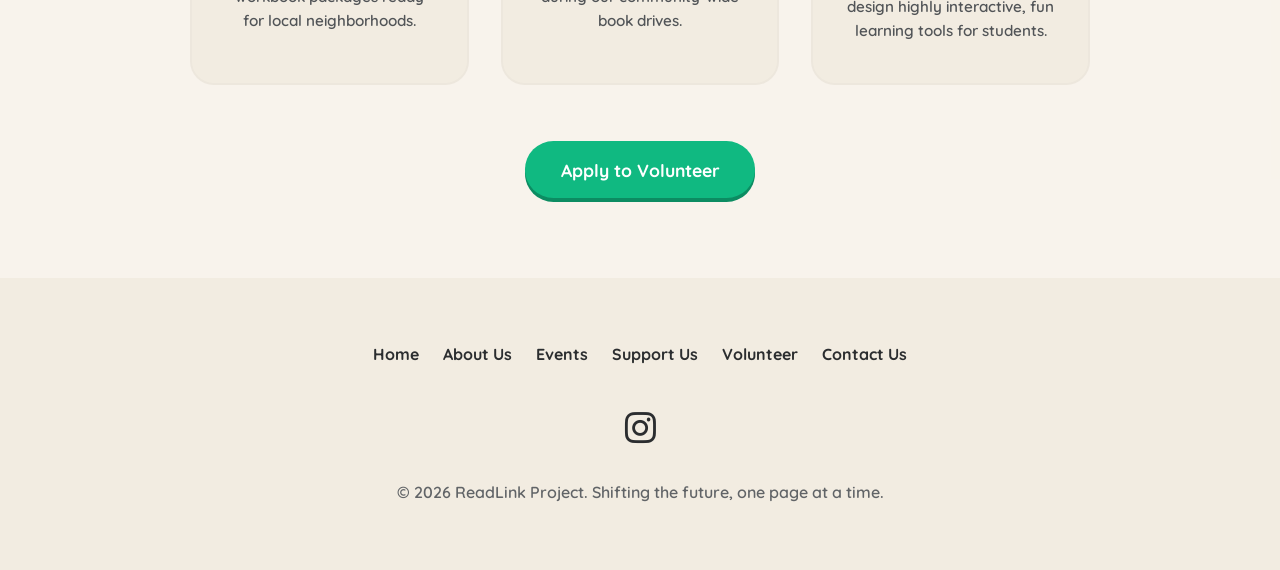
<file: support.html>
<!DOCTYPE html>
<html lang="en">
<head>
    <meta charset="UTF-8">
    <meta name="viewport" content="width=device-width, initial-scale=1.0">
    <title>Support Us & Volunteer | ReadLink Project</title>
    <link rel="preconnect" href="https://fonts.googleapis.com">
    <link rel="preconnect" href="https://fonts.gstatic.com" crossorigin>
    <link href="https://fonts.googleapis.com/css2?family=Fredoka:wght@300..700&family=Quicksand:wght@400;600;700&display=swap" rel="stylesheet">
    <link rel="stylesheet" href="https://cdnjs.cloudflare.com/ajax/libs/font-awesome/6.4.2/css/all.min.css">
    <link rel="stylesheet" href="style.css">
</head>
<body>

    <header>
        <a href="index.html" class="brand-link">
            <img src="ReadLink (1).png" alt="ReadLink Logo" class="nav-logo-img" onerror="this.style.display='none'">
            <div class="logo-text">Read<span>Link</span></div>
        </a>
        <nav>
            <a href="index.html" class="nav-link">Home</a>
            
            <div class="nav-item">
                <a href="about.html">About <i class="fa-solid fa-chevron-down nav-arrow"></i></a>
                <div class="dropdown-menu">
                    <a href="about.html#story">Our Story</a>
                    <a href="about.html#team">Our Team</a>
                </div>
            </div>
            
            <a href="events.html" class="nav-link">Events</a>
            
            <div class="nav-item active">
                <a href="support.html">Support Us <i class="fa-solid fa-chevron-down nav-arrow"></i></a>
                <div class="dropdown-menu">
                    <a href="support.html#support-options">Support Us</a>
                    <a href="support.html#volunteer">Volunteer</a>
                </div>
            </div>
            
            <a href="contact.html" class="nav-link">Contact Us</a>
        </nav>
    </header>

    <div class="subpage-hero">
        <h1>Support Our Mission</h1>
        <p>Explore monetary and supply donation channels, or join our team of hands-on volunteers!</p>
    </div>

    <main>
        <!-- SUPPORT US (DONATIONS) SECTION -->
        <section id="support-options">
            <h2>Ways to Give</h2>
            <p style="text-align: center; max-width: 600px; margin: -1rem auto 3rem auto; color: #515457; font-weight: 600;">
                There are many ways to make an impact. Help us keep our literacy programs completely free for children.
            </p>

            <div class="support-container">
                <div class="support-box">
                    <div>
                        <h3>Monetary Donations</h3>
                        <p>Your financial contributions go directly toward printing custom learning curriculum, funding workshop spaces, purchasing books, and managing programmatic overhead.</p>
                    </div>
                    <a href="donate.html" class="btn btn-secondary">Donate Funds</a>
                </div>

                <div class="support-box">
                    <div>
                        <h3>Donate Supplies</h3>
                        <p>We eagerly accept free physical items that actively help us teach kids, including elementary school level books, workbooks, and basic stationery supplies (pencils, markers, notebooks).</p>
                    </div>
                    <p style="margin-bottom: 0; font-size: 1rem;">To coordinate item drop-offs or direct shipping, please reach out to:<br>
                       <a href="mailto:contact@readlinkproject.org" class="email-link">contact@readlinkproject.org</a>
                    </p>
                </div>
            </div>
        </section>

        <!-- VOLUNTEER SECTION -->
        <section id="volunteer" style="background-color: rgba(242, 236, 225, 0.3);">
            <h2>Volunteer with Us</h2>
            <p style="text-align: center; max-width: 600px; margin: -1rem auto 2rem auto; color: #515457; font-weight: 600;">
                Help us build the bridge to literacy! We are looking for passionate, hands-on changemakers to join our team.
            </p>
            
            <div class="volunteer-grid">
                <!-- Volunteer Role 1 -->
                <div class="v-card">
                    <div class="v-icon" style="background-color: rgba(242, 106, 54, 0.1); color: var(--logo-coral);">
                        <i class="fa-solid fa-book-open"></i>
                    </div>
                    <h3>Resource Prep</h3>
                    <p>Help us review, sort, and organize book donations and assemble educational workbook packages ready for local neighborhoods.</p>
                </div>

                <!-- Volunteer Role 2 -->
                <div class="v-card">
                    <div class="v-icon" style="background-color: rgba(79, 169, 210, 0.1); color: var(--logo-blue);">
                        <i class="fa-solid fa-truck-ramp-box"></i>
                    </div>
                    <h3>Outreach Support</h3>
                    <p>Assist in transporting materials and setting up outdoor distribution tables during our community-wide book drives.</p>
                </div>

                <!-- Volunteer Role 3 -->
                <div class="v-card">
                    <div class="v-icon" style="background-color: rgba(16, 185, 129, 0.1); color: var(--logo-teal);">
                        <i class="fa-solid fa-palette"></i>
                    </div>
                    <h3>Creative Contribution</h3>
                    <p>Use your writing, illustrative, or graphic layout talents to design highly interactive, fun learning tools for students.</p>
                </div>
            </div>
            
            <div style="text-align: center; margin-top: 3.5rem;">
                <a href="contact.html" class="btn btn-teal">Apply to Volunteer</a>
            </div>
        </section>
    </main>

    <footer>
        <div class="footer-nav">
            <a href="index.html">Home</a>
            <a href="about.html">About Us</a>
            <a href="events.html">Events</a>
            <a href="support.html">Support Us</a>
            <a href="support.html#volunteer">Volunteer</a>
            <a href="contact.html">Contact Us</a>
        </div>
        <div class="social-links">
            <a href="https://www.instagram.com/readlinkproject/" target="_blank" class="instagram-icon" title="Follow ReadLink on Instagram">
                <i class="fab fa-instagram"></i>
            </a>
        </div>
        <p>&copy; 2026 ReadLink Project. Shifting the future, one page at a time.</p>
    </footer>

</body>
</html>
</file>
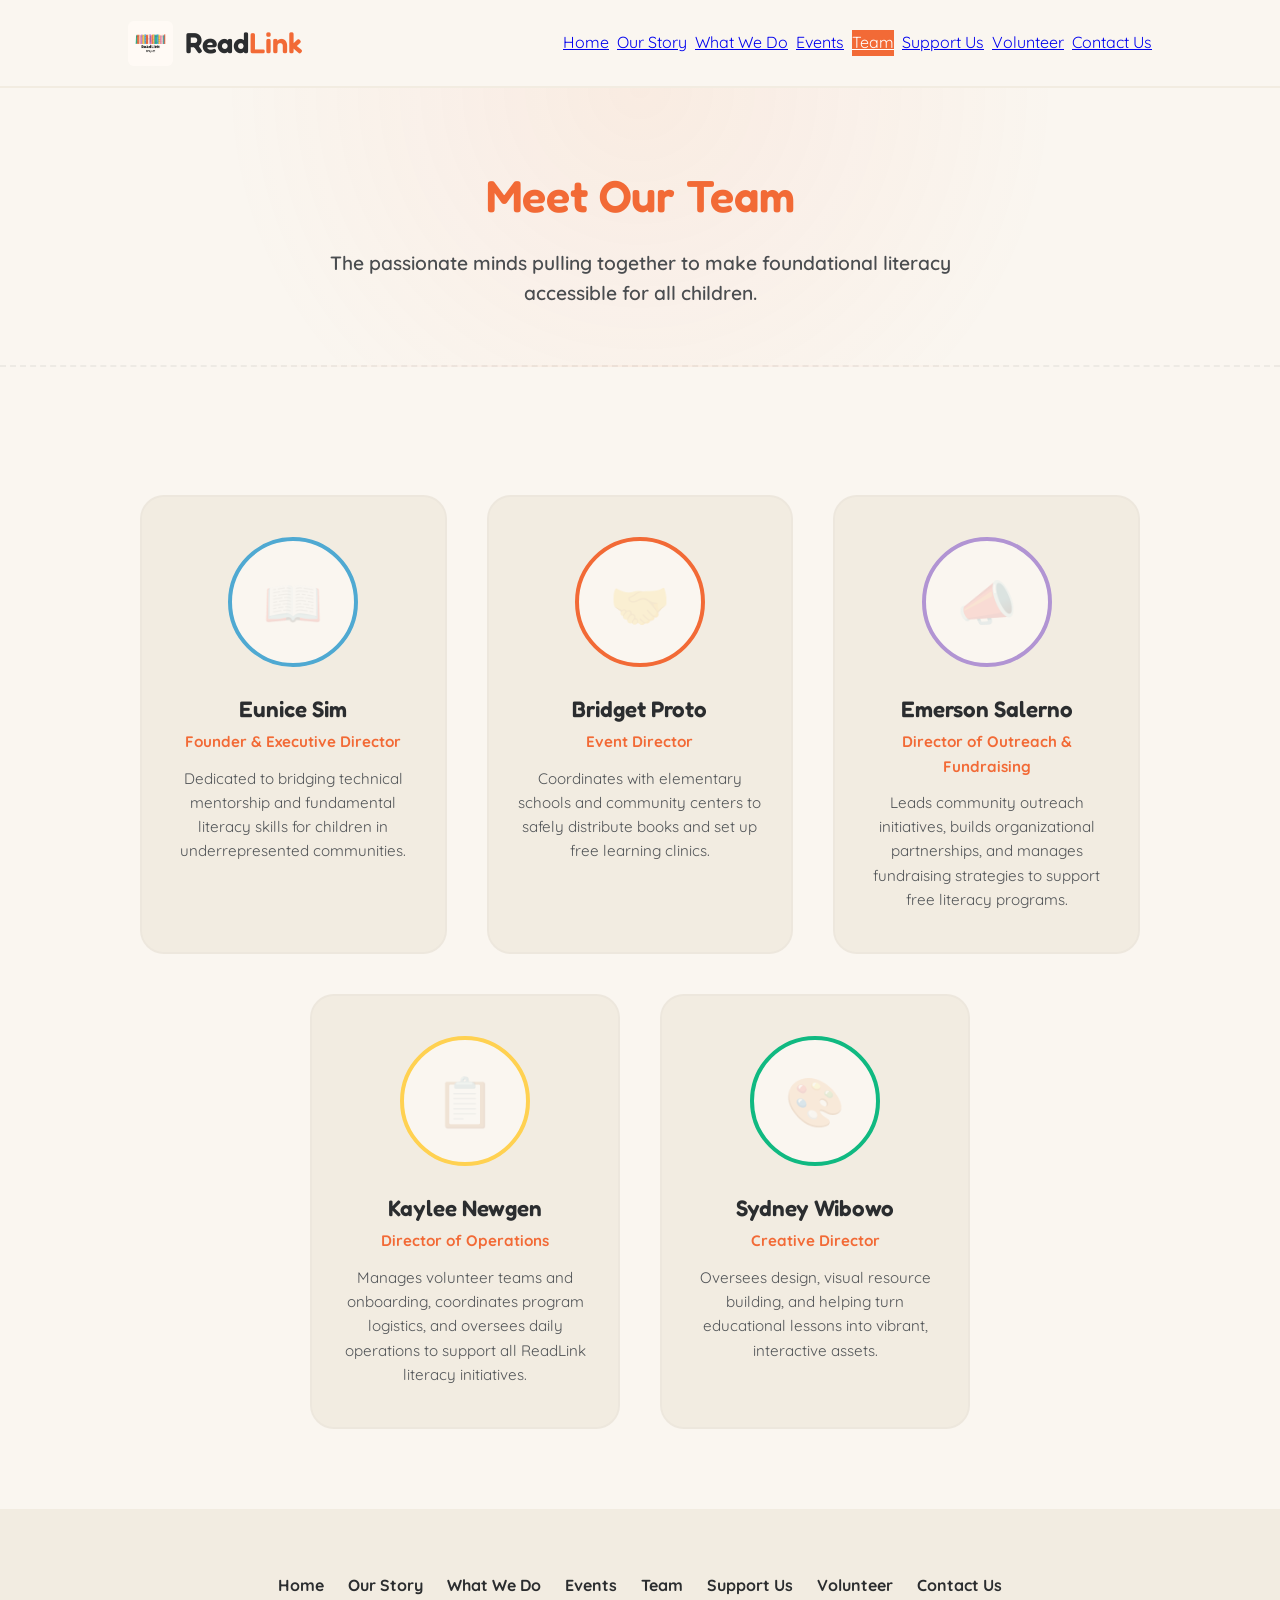
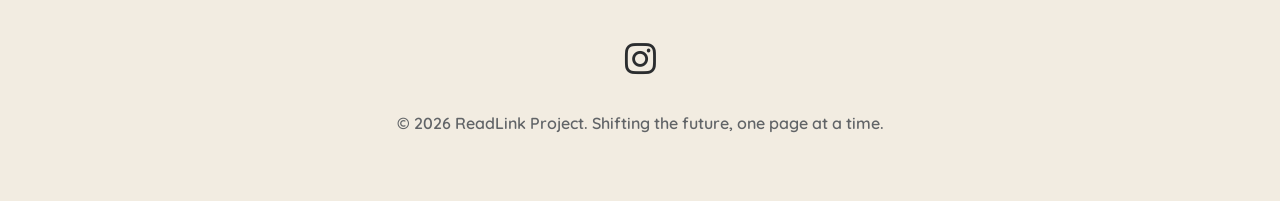
<file: team.html>
<!DOCTYPE html>
<html lang="en">
<head>
    <meta charset="UTF-8">
    <meta name="viewport" content="width=device-width, initial-scale=1.0">
    <title>Our Team | ReadLink Project</title>
    <link rel="preconnect" href="https://fonts.googleapis.com">
    <link rel="preconnect" href="https://fonts.gstatic.com" crossorigin>
    <link href="https://fonts.googleapis.com/css2?family=Fredoka:wght@300..700&family=Quicksand:wght@400;600;700&display=swap" rel="stylesheet">
    <link rel="stylesheet" href="https://cdnjs.cloudflare.com/ajax/libs/font-awesome/6.4.2/css/all.min.css">
    <link rel="stylesheet" href="style.css">
</head>
<body>

    <header>
        <a href="index.html" class="brand-link">
            <img src="ReadLink (1).png" alt="ReadLink Logo" class="nav-logo-img" onerror="this.style.display='none'">
            <div class="logo-text">Read<span>Link</span></div>
        </a>
        <nav>
            <a href="index.html">Home</a>
            <a href="about.html">Our Story</a>
            <a href="what-we-do.html">What We Do</a>
            <a href="events.html">Events</a>
            <a href="team.html" class="active">Team</a>
            <a href="support.html">Support Us</a>
            <a href="volunteer.html">Volunteer</a>
            <a href="contact.html">Contact Us</a>
        </nav>
    </header>

    <div class="subpage-hero">
        <h1>Meet Our Team</h1>
        <p>The passionate minds pulling together to make foundational literacy accessible for all children.</p>
    </div>

    <main>
        <section id="team">
            <div class="team-row-top">
                <div class="team-member">
                    <div class="avatar-placeholder avatar-blue">📖</div>
                    <h3>Eunice Sim</h3>
                    <div class="role">Founder & Executive Director</div>
                    <p>Dedicated to bridging technical mentorship and fundamental literacy skills for children in underrepresented communities.</p>
                </div>

                <div class="team-member">
                    <div class="avatar-placeholder avatar-coral">🤝</div>
                    <h3>Bridget Proto</h3>
                    <div class="role">Event Director</div>
                    <p>Coordinates with elementary schools and community centers to safely distribute books and set up free learning clinics.</p>
                </div>

                <div class="team-member">
                    <div class="avatar-placeholder avatar-purple">📣</div>
                    <h3>Emerson Salerno</h3>
                    <div class="role">Director of Outreach & Fundraising</div>
                    <p>Leads community outreach initiatives, builds organizational partnerships, and manages fundraising strategies to support free literacy programs.</p>
                </div>
            </div>

            <div class="team-row-bottom">
                <div class="team-member">
                    <div class="avatar-placeholder avatar-yellow">📋</div>
                    <h3>Kaylee Newgen</h3>
                    <div class="role">Director of Operations</div>
                    <p>Manages volunteer teams and onboarding, coordinates program logistics, and oversees daily operations to support all ReadLink literacy initiatives.</p>
                </div>

                <div class="team-member">
                    <div class="avatar-placeholder avatar-teal">🎨</div>
                    <h3>Sydney Wibowo</h3>
                    <div class="role">Creative Director</div>
                    <p>Oversees design, visual resource building, and helping turn educational lessons into vibrant, interactive assets.</p>
                </div>
            </div>
        </section>
    </main>

    <footer>
        <div class="footer-nav">
            <a href="index.html">Home</a>
            <a href="about.html">Our Story</a>
            <a href="what-we-do.html">What We Do</a>
            <a href="events.html">Events</a>
            <a href="team.html">Team</a>
            <a href="support.html">Support Us</a>
            <a href="volunteer.html">Volunteer</a>
            <a href="contact.html">Contact Us</a>
        </div>
        <div class="social-links">
            <a href="https://www.instagram.com/readlinkproject/" target="_blank" class="instagram-icon" title="Follow ReadLink on Instagram">
                <i class="fab fa-instagram"></i>
            </a>
        </div>
        <p>&copy; 2026 ReadLink Project. Shifting the future, one page at a time.</p>
    </footer>

</body>
</html>
</file>
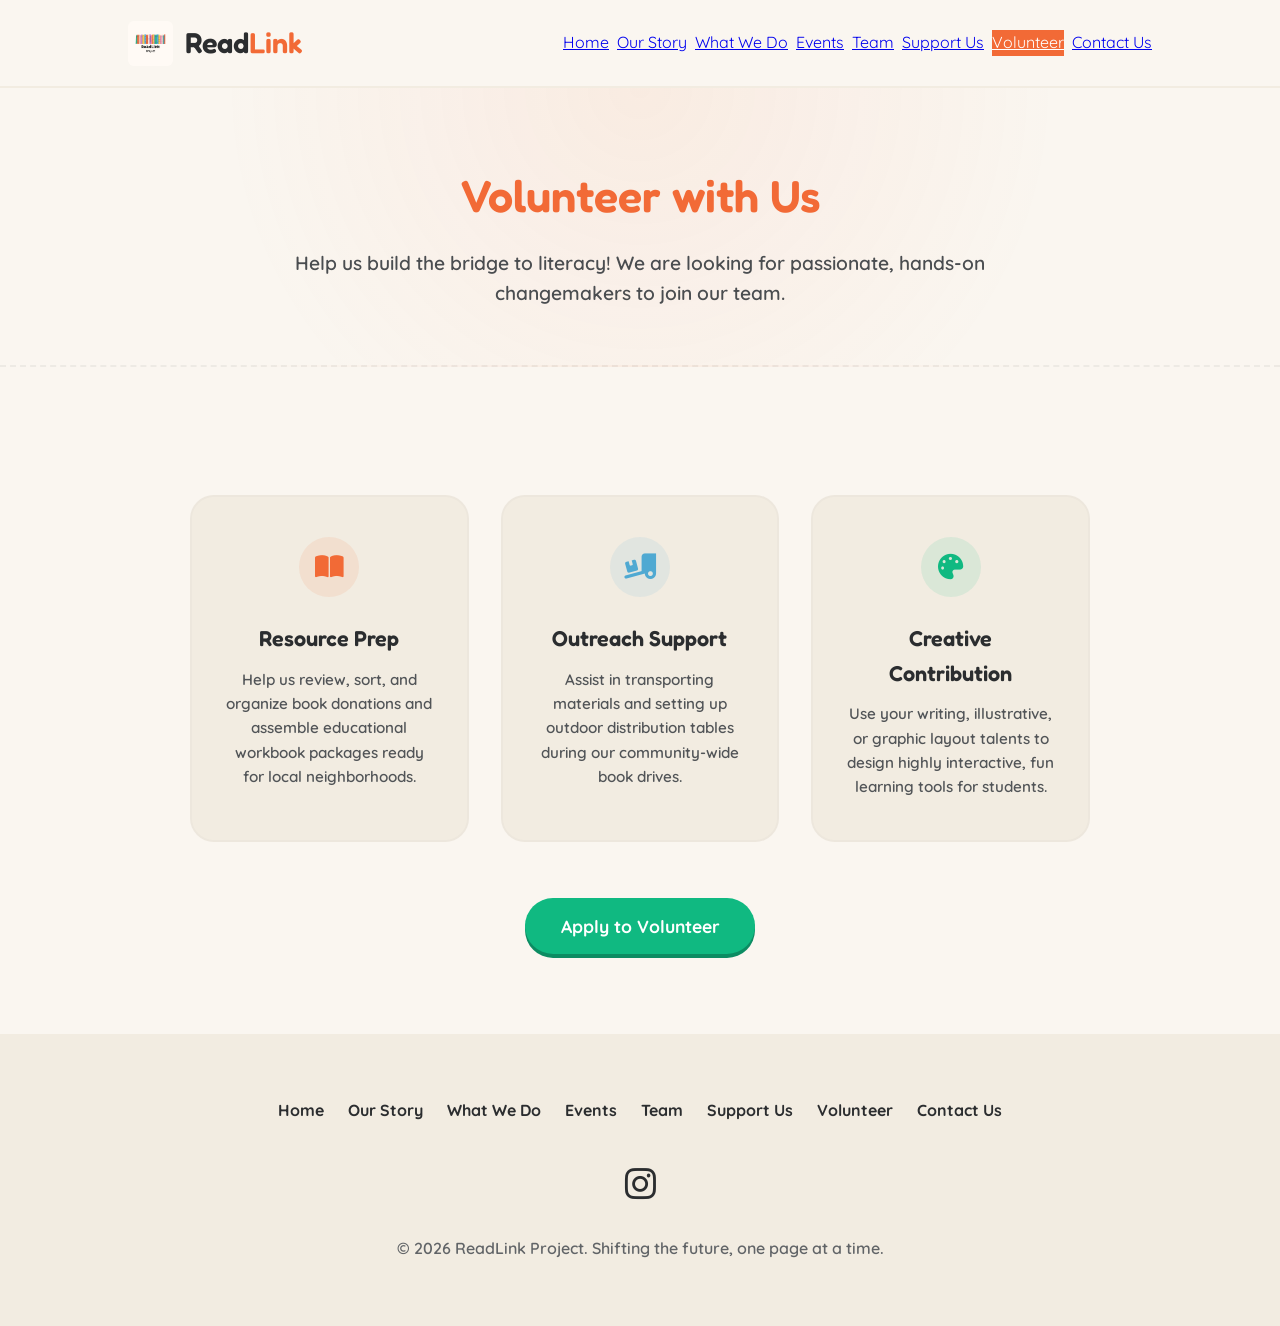
<file: volunteer.html>
<!DOCTYPE html>
<html lang="en">
<head>
    <meta charset="UTF-8">
    <meta name="viewport" content="width=device-width, initial-scale=1.0">
    <title>Volunteer with Us | ReadLink Project</title>
    <link rel="preconnect" href="https://fonts.googleapis.com">
    <link rel="preconnect" href="https://fonts.gstatic.com" crossorigin>
    <link href="https://fonts.googleapis.com/css2?family=Fredoka:wght@300..700&family=Quicksand:wght@400;600;700&display=swap" rel="stylesheet">
    <link rel="stylesheet" href="https://cdnjs.cloudflare.com/ajax/libs/font-awesome/6.4.2/css/all.min.css">
    <link rel="stylesheet" href="style.css">
</head>
<body>

    <header>
        <a href="index.html" class="brand-link">
            <img src="ReadLink (1).png" alt="ReadLink Logo" class="nav-logo-img" onerror="this.style.display='none'">
            <div class="logo-text">Read<span>Link</span></div>
        </a>
        <nav>
            <a href="index.html">Home</a>
            <a href="about.html">Our Story</a>
            <a href="what-we-do.html">What We Do</a>
            <a href="events.html">Events</a>
            <a href="team.html">Team</a>
            <a href="support.html">Support Us</a>
            <a href="volunteer.html" class="active">Volunteer</a>
            <a href="contact.html">Contact Us</a>
        </nav>
    </header>

    <div class="subpage-hero">
        <h1>Volunteer with Us</h1>
        <p>Help us build the bridge to literacy! We are looking for passionate, hands-on changemakers to join our team.</p>
    </div>

    <main>
        <section id="volunteer">
            <div class="volunteer-grid">
                <!-- Volunteer Role 1 -->
                <div class="v-card">
                    <div class="v-icon" style="background-color: rgba(242, 106, 54, 0.1); color: var(--logo-coral);">
                        <i class="fa-solid fa-book-open"></i>
                    </div>
                    <h3>Resource Prep</h3>
                    <p>Help us review, sort, and organize book donations and assemble educational workbook packages ready for local neighborhoods.</p>
                </div>

                <!-- Volunteer Role 2 -->
                <div class="v-card">
                    <div class="v-icon" style="background-color: rgba(79, 169, 210, 0.1); color: var(--logo-blue);">
                        <i class="fa-solid fa-truck-ramp-box"></i>
                    </div>
                    <h3>Outreach Support</h3>
                    <p>Assist in transporting materials and setting up outdoor distribution tables during our community-wide book drives.</p>
                </div>

                <!-- Volunteer Role 3 -->
                <div class="v-card">
                    <div class="v-icon" style="background-color: rgba(16, 185, 129, 0.1); color: var(--logo-teal);">
                        <i class="fa-solid fa-palette"></i>
                    </div>
                    <h3>Creative Contribution</h3>
                    <p>Use your writing, illustrative, or graphic layout talents to design highly interactive, fun learning tools for students.</p>
                </div>
            </div>
            
            <div style="text-align: center; margin-top: 3.5rem;">
                <a href="contact.html" class="btn btn-teal">Apply to Volunteer</a>
            </div>
        </section>
    </main>

    <footer>
        <div class="footer-nav">
            <a href="index.html">Home</a>
            <a href="about.html">Our Story</a>
            <a href="what-we-do.html">What We Do</a>
            <a href="events.html">Events</a>
            <a href="team.html">Team</a>
            <a href="support.html">Support Us</a>
            <a href="volunteer.html">Volunteer</a>
            <a href="contact.html">Contact Us</a>
        </div>
        <div class="social-links">
            <a href="https://www.instagram.com/readlinkproject/" target="_blank" class="instagram-icon" title="Follow ReadLink on Instagram">
                <i class="fab fa-instagram"></i>
            </a>
        </div>
        <p>&copy; 2026 ReadLink Project. Shifting the future, one page at a time.</p>
    </footer>

</body>
</html>
</file>
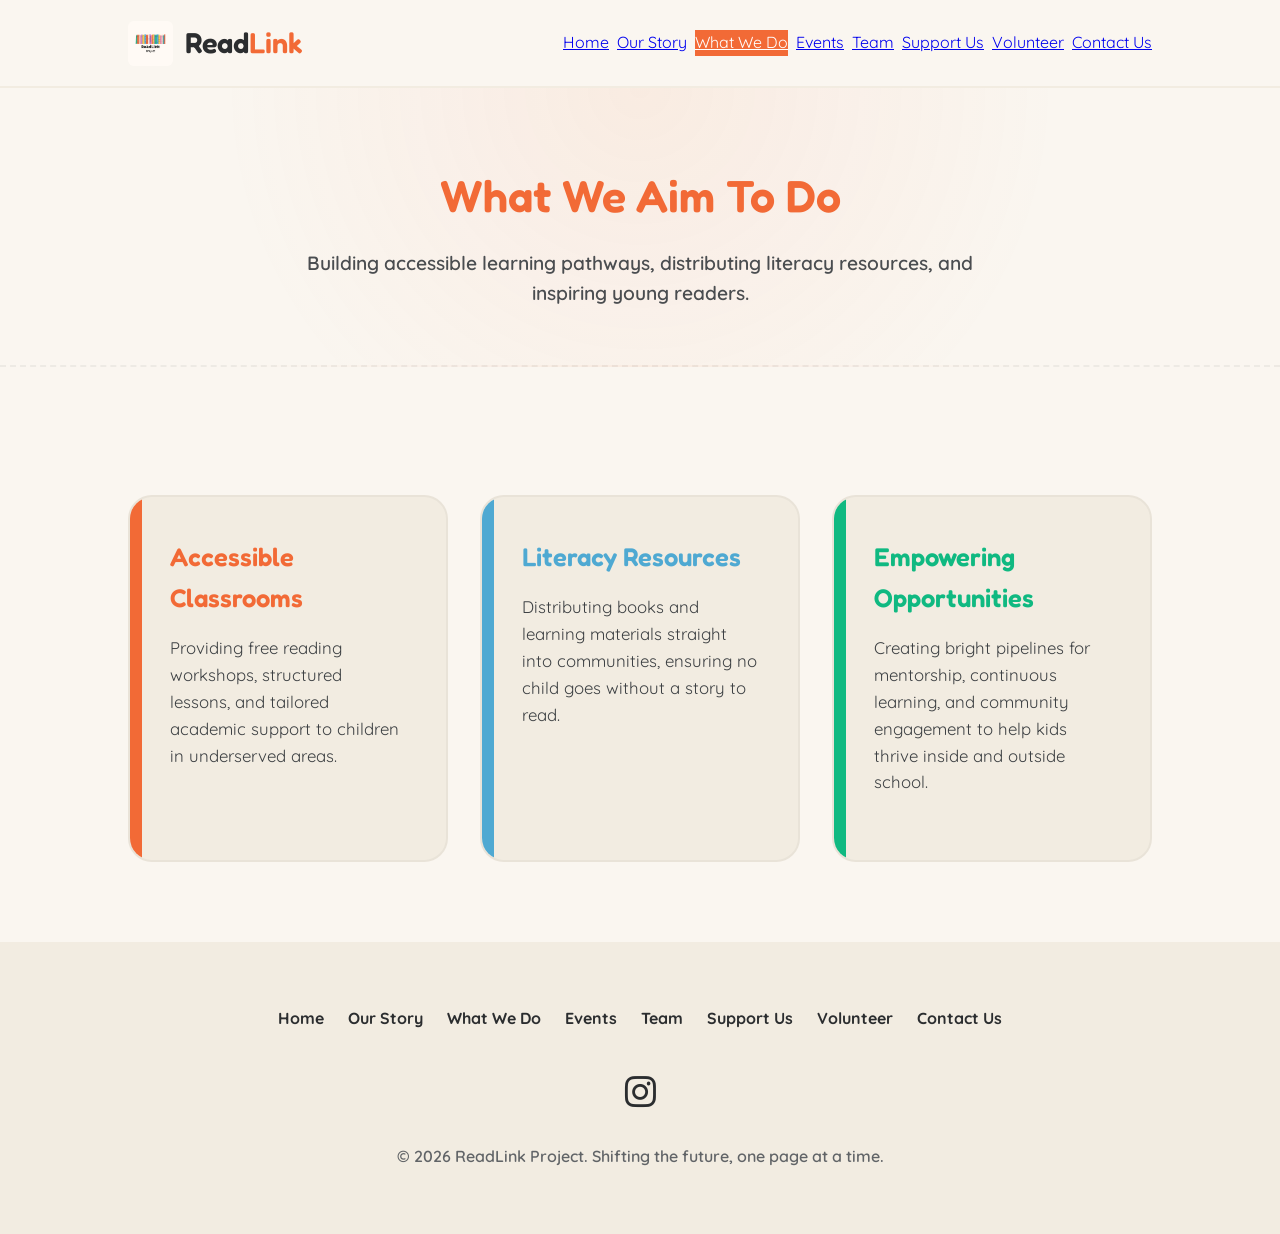
<file: what-we-do.html>
<!DOCTYPE html>
<html lang="en">
<head>
    <meta charset="UTF-8">
    <meta name="viewport" content="width=device-width, initial-scale=1.0">
    <title>What We Do | ReadLink Project</title>
    <link rel="preconnect" href="https://fonts.googleapis.com">
    <link rel="preconnect" href="https://fonts.gstatic.com" crossorigin>
    <link href="https://fonts.googleapis.com/css2?family=Fredoka:wght@300..700&family=Quicksand:wght@400;600;700&display=swap" rel="stylesheet">
    <link rel="stylesheet" href="https://cdnjs.cloudflare.com/ajax/libs/font-awesome/6.4.2/css/all.min.css">
    <link rel="stylesheet" href="style.css">
</head>
<body>

    <header>
        <a href="index.html" class="brand-link">
            <img src="ReadLink (1).png" alt="ReadLink Logo" class="nav-logo-img" onerror="this.style.display='none'">
            <div class="logo-text">Read<span>Link</span></div>
        </a>
        <nav>
            <a href="index.html">Home</a>
            <a href="about.html">Our Story</a>
            <a href="what-we-do.html" class="active">What We Do</a>
            <a href="events.html">Events</a>
            <a href="team.html">Team</a>
            <a href="support.html">Support Us</a>
            <a href="volunteer.html">Volunteer</a>
            <a href="contact.html">Contact Us</a>
        </nav>
    </header>

    <div class="subpage-hero">
        <h1>What We Aim To Do</h1>
        <p>Building accessible learning pathways, distributing literacy resources, and inspiring young readers.</p>
    </div>

    <main>
        <section id="aims">
            <div class="grid-container">
                <div class="card">
                    <div>
                        <h3 style="color: var(--logo-coral);">Accessible Classrooms</h3>
                        <p>Providing free reading workshops, structured lessons, and tailored academic support to children in underserved areas.</p>
                    </div>
                </div>
                <div class="card">
                    <div>
                        <h3 style="color: var(--logo-blue);">Literacy Resources</h3>
                        <p>Distributing books and learning materials straight into communities, ensuring no child goes without a story to read.</p>
                    </div>
                </div>
                <div class="card">
                    <div>
                        <h3 style="color: var(--logo-teal);">Empowering Opportunities</h3>
                        <p>Creating bright pipelines for mentorship, continuous learning, and community engagement to help kids thrive inside and outside school.</p>
                    </div>
                </div>
            </div>
        </section>
    </main>

    <footer>
        <div class="footer-nav">
            <a href="index.html">Home</a>
            <a href="about.html">Our Story</a>
            <a href="what-we-do.html">What We Do</a>
            <a href="events.html">Events</a>
            <a href="team.html">Team</a>
            <a href="support.html">Support Us</a>
            <a href="volunteer.html">Volunteer</a>
            <a href="contact.html">Contact Us</a>
        </div>
        <div class="social-links">
            <a href="https://www.instagram.com/readlinkproject/" target="_blank" class="instagram-icon" title="Follow ReadLink on Instagram">
                <i class="fab fa-instagram"></i>
            </a>
        </div>
        <p>&copy; 2026 ReadLink Project. Shifting the future, one page at a time.</p>
    </footer>

</body>
</html>
</file>
<file: style.css>
/* ReadLink Project - Central Stylesheet */

/* CSS RESET & VARIABLES */
* {
    margin: 0;
    padding: 0;
    box-sizing: border-box;
}

html {
    scroll-behavior: smooth;
    scroll-padding-top: 90px;
}

:root {
    --bg-creme: #FAF6F0;       
    --card-creme: #F2ECE1;     
    --text-dark: #2B2D2F;     
    
    /* Logo Book Colors */
    --logo-coral: #F26A36;
    --logo-blue: #4FA9D2;
    --logo-teal: #10B981;
    --logo-yellow: #FFD151;
    --logo-lavender: #B194D3;
    --logo-pink: #FDA4AF;
}

body {
    background-color: var(--bg-creme);
    color: var(--text-dark);
    font-family: 'Quicksand', sans-serif;
    line-height: 1.6;
    display: flex;
    flex-direction: column;
    min-height: 100vh;
}

main {
    flex: 1;
}

h1, h2, h3, .logo-text {
    font-family: 'Fredoka', sans-serif;
    font-weight: 600;
}

/* NAVIGATION */
header {
    display: flex;
    justify-content: space-between;
    align-items: center;
    padding: 1.25rem 10%;
    background-color: rgba(250, 246, 240, 0.95);
    backdrop-filter: blur(10px);
    position: sticky;
    top: 0;
    z-index: 1000;
    border-bottom: 2px solid var(--card-creme);
}

.brand-link {
    display: flex;
    align-items: center;
    gap: 0.75rem;
    text-decoration: none;
    color: var(--text-dark);
}

.nav-logo-img {
    height: 45px;
    width: auto;
    border-radius: 6px;
}

.logo-text {
    font-size: 1.8rem;
}

.logo-text span {
    color: var(--logo-coral);
}

nav {
    display: flex;
    align-items: center;
    gap: 0.5rem;
}

nav a.nav-link, .nav-item > a {
    text-decoration: none;
    color: var(--text-dark);
    font-weight: 700;
    font-size: 1.05rem;
    padding: 0.5rem 1rem;
    border-radius: 20px;
    transition: color 0.2s, background-color 0.2s;
    display: inline-flex;
    align-items: center;
    gap: 0.4rem;
}

nav a.nav-link:hover, .nav-item:hover > a {
    color: var(--logo-coral);
}

nav a.active, .nav-item.active > a {
    color: white !important;
    background-color: var(--logo-coral);
}

.nav-arrow {
    font-size: 0.75rem;
    transition: transform 0.2s ease;
}

.nav-item:hover .nav-arrow {
    transform: rotate(180deg);
}

/* DROPDOWN MENU */
.nav-item {
    position: relative;
    display: inline-block;
}

.dropdown-menu {
    display: none;
    position: absolute;
    top: 100%;
    left: 0;
    background-color: var(--bg-creme);
    min-width: 170px;
    box-shadow: 0 10px 25px rgba(0,0,0,0.1);
    border-radius: 16px;
    padding: 0.5rem 0;
    z-index: 1100;
    border: 2px solid var(--card-creme);
}

.nav-item:hover .dropdown-menu,
.nav-item:focus-within .dropdown-menu {
    display: block;
}

.dropdown-menu a {
    display: block;
    padding: 0.6rem 1.25rem;
    margin: 0;
    border-radius: 0;
    color: var(--text-dark);
    font-size: 0.95rem;
    font-weight: 700;
    text-decoration: none;
    transition: background-color 0.2s, color 0.2s;
}

.dropdown-menu a:first-child {
    border-top-left-radius: 14px;
    border-top-right-radius: 14px;
}

.dropdown-menu a:last-child {
    border-bottom-left-radius: 14px;
    border-bottom-right-radius: 14px;
}

.dropdown-menu a:hover {
    background-color: var(--card-creme);
    color: var(--logo-coral);
}

/* HERO SECTION (MAIN PAGE) */
.hero {
    display: flex;
    flex-direction: column;
    align-items: center;
    justify-content: center;
    text-align: center;
    padding: 6rem 10% 5rem 10%;
    background: radial-gradient(circle at top right, rgba(255,209,81,0.15), transparent 45%),
                radial-gradient(circle at bottom left, rgba(79,169,210,0.15), transparent 45%);
}

.hero-logo {
    max-width: 220px;
    height: auto;
    margin-bottom: 1.5rem;
}

.hero h1 {
    font-size: 3.2rem;
    line-height: 1.2;
    margin-bottom: 1.5rem;
    max-width: 850px;
}

.hero h1 span {
    color: var(--logo-coral);
    border-bottom: 4px dashed var(--logo-yellow);
}

.hero p {
    font-size: 1.25rem;
    max-width: 650px;
    margin-bottom: 2.5rem;
    color: #4A4D50;
    font-weight: 600;
}

/* SUBPAGE HERO HEADER BANNER */
.subpage-hero {
    text-align: center;
    padding: 4.5rem 10% 3.5rem 10%;
    background: radial-gradient(circle at top center, rgba(242,106,54,0.08), transparent 60%);
    border-bottom: 2px dashed rgba(0,0,0,0.05);
}

.subpage-hero h1 {
    font-size: 2.8rem;
    color: var(--logo-coral);
    margin-bottom: 1rem;
}

.subpage-hero p {
    font-size: 1.2rem;
    max-width: 700px;
    margin: 0 auto;
    color: #4A4D50;
    font-weight: 600;
}

.btn {
    display: inline-block;
    padding: 0.9rem 2.2rem;
    background-color: var(--logo-coral);
    color: white;
    text-decoration: none;
    border-radius: 50px;
    font-weight: 700;
    font-size: 1.1rem;
    box-shadow: 0 4px 0px #c24e20;
    transition: transform 0.1s, box-shadow 0.1s;
}

.btn:hover {
    transform: translateY(2px);
    box-shadow: 0 2px 0px #c24e20;
}

.btn-secondary {
    background-color: var(--logo-blue);
    box-shadow: 0 4px 0px #3884a6;
}

.btn-secondary:hover {
    box-shadow: 0 2px 0px #3884a6;
}

.btn-teal {
    background-color: var(--logo-teal);
    box-shadow: 0 4px 0px #0c8c62;
}

.btn-teal:hover {
    box-shadow: 0 2px 0px #0c8c62;
}

/* SECTION LAYOUT */
section {
    padding: 5rem 10%;
}

section h2 {
    font-size: 2.5rem;
    margin-bottom: 2rem;
    text-align: center;
}

/* ABOUT US */
.about-container {
    display: grid;
    grid-template-columns: 1.2fr 0.8fr;
    gap: 4rem;
    align-items: center;
}

.about-text p {
    margin-bottom: 1.5rem;
    font-size: 1.15rem;
    color: #3D4043;
}

.quote-block {
    border-left: 4px solid var(--logo-coral);
    padding-left: 1.5rem;
    font-style: italic;
    background-color: rgba(242, 106, 54, 0.05);
    padding-top: 0.5rem;
    padding-bottom: 0.5rem;
    margin: 1.5rem 0;
    border-radius: 0 12px 12px 0;
}

.about-visual {
    background-color: var(--card-creme);
    padding: 2.5rem;
    border-radius: 24px;
    display: flex;
    flex-direction: column;
    align-items: center;
    justify-content: center;
    border: 3px dashed var(--logo-blue);
    text-align: center;
}

/* WHAT WE OFFER & GENERAL GRID ELEMENTS */
.grid-container {
    display: grid;
    grid-template-columns: repeat(auto-fit, minmax(280px, 1fr));
    gap: 2rem;
    margin-top: 3rem;
}

.card {
    background-color: var(--card-creme);
    padding: 2.5rem;
    border-radius: 24px;
    border: 2px solid rgba(0,0,0,0.04);
    position: relative;
    overflow: hidden;
    display: flex;
    flex-direction: column;
    justify-content: space-between;
}

.card h3 {
    font-size: 1.6rem;
    margin-bottom: 1rem;
}

.card p {
    font-size: 1.05rem;
    color: #3D4043;
    margin-bottom: 1.5rem;
}

.card::before {
    content: '';
    position: absolute;
    left: 0;
    top: 0;
    bottom: 0;
    width: 12px;
}

.card:nth-child(1)::before { background-color: var(--logo-coral); }
.card:nth-child(2)::before { background-color: var(--logo-blue); }
.card:nth-child(3)::before { background-color: var(--logo-teal); }

/* UPCOMING EVENTS (TIMELINE CARDS) */
.events-container {
    display: flex;
    flex-direction: column;
    gap: 1.5rem;
    max-width: 800px;
    margin: 3rem auto 0 auto;
}

.event-card {
    background-color: var(--card-creme);
    display: flex;
    align-items: center;
    padding: 1.5rem 2rem;
    border-radius: 20px;
    gap: 2rem;
    border-left: 8px solid var(--logo-blue);
}

.event-card:nth-child(even) {
    border-left-color: var(--logo-yellow);
}

.event-date {
    text-align: center;
    min-width: 90px;
}

.event-date .day {
    font-family: 'Fredoka', sans-serif;
    font-size: 1.8rem;
    color: var(--logo-coral);
    display: block;
    line-height: 1;
}

.event-date .month {
    font-weight: 700;
    font-size: 0.9rem;
    text-transform: uppercase;
    color: var(--text-dark);
}

.event-details h3 {
    font-size: 1.3rem;
    margin-bottom: 0.25rem;
}

.event-details p {
    color: #515457;
    font-size: 1rem;
}

/* OUR TEAM */
.team-grid {
    display: grid;
    grid-template-columns: repeat(auto-fit, minmax(220px, 1fr));
    gap: 2.5rem;
    max-width: 1100px;
    margin: 3rem auto 0 auto;
}

.team-row-top {
    display: grid;
    grid-template-columns: repeat(3, 1fr);
    gap: 2.5rem;
    max-width: 1000px;
    margin: 3rem auto 0 auto;
}

.team-row-bottom {
    display: grid;
    grid-template-columns: repeat(2, 1fr);
    gap: 2.5rem;
    max-width: 660px;
    margin: 2.5rem auto 0 auto;
}

.team-member {
    text-align: center;
    background-color: var(--card-creme);
    padding: 2.5rem 1.5rem;
    border-radius: 24px;
    border: 2px solid rgba(0,0,0,0.02);
}

.avatar-placeholder {
    width: 130px;
    height: 130px;
    background-color: var(--bg-creme);
    border-radius: 50%;
    margin: 0 auto 1.5rem auto;
    border: 4px solid var(--logo-lavender);
    display: flex;
    align-items: center;
    justify-content: center;
    font-size: 3rem;
    color: rgba(0,0,0,0.15);
    overflow: hidden;
}

.avatar-blue { border-color: var(--logo-blue) !important; }
.avatar-purple { border-color: var(--logo-lavender) !important; }
.avatar-teal { border-color: var(--logo-teal) !important; }
.avatar-coral { border-color: var(--logo-coral) !important; }
.avatar-yellow { border-color: var(--logo-yellow) !important; }

.team-member h3 {
    font-size: 1.4rem;
    margin-bottom: 0.2rem;
}

.team-member .role {
    font-weight: 700;
    color: var(--logo-coral);
    font-size: 0.95rem;
    margin-bottom: 0.75rem;
}

.team-member p {
    font-size: 0.95rem;
    color: #515457;
}

/* SUPPORT US BLOCK STYLES */
.support-container {
    max-width: 850px;
    margin: 3rem auto 0 auto;
    display: grid;
    grid-template-columns: 1fr 1fr;
    gap: 2.5rem;
}

.support-box {
    background-color: var(--card-creme);
    padding: 2.5rem;
    border-radius: 24px;
    display: flex;
    flex-direction: column;
    justify-content: space-between;
    align-items: center;
    text-align: center;
    border: 2px solid rgba(0,0,0,0.02);
}

.support-box h3 {
    font-size: 1.5rem;
    margin-bottom: 1rem;
    color: var(--logo-coral);
}

.support-box:nth-child(2) h3 {
    color: var(--logo-blue);
}

.support-box p {
    font-size: 1.05rem;
    color: #3D4043;
    margin-bottom: 1.5rem;
    font-weight: 600;
}

.email-link {
    color: var(--text-dark);
    font-weight: 700;
    text-decoration: underline;
    text-decoration-color: var(--logo-teal);
    text-underline-offset: 4px;
    transition: color 0.2s;
}

.email-link:hover {
    color: var(--logo-teal);
}

/* VOLUNTEER SECTION STYLES */
.volunteer-grid {
    display: grid;
    grid-template-columns: repeat(auto-fit, minmax(260px, 1fr));
    gap: 2rem;
    max-width: 900px;
    margin: 3rem auto 0 auto;
}

.v-card {
    background-color: var(--card-creme);
    padding: 2.5rem 2rem;
    border-radius: 24px;
    text-align: center;
    border: 2px solid rgba(0,0,0,0.02);
    transition: transform 0.3s ease, box-shadow 0.3s ease;
}

.v-card:hover {
    transform: translateY(-5px);
    box-shadow: 0 10px 20px rgba(0,0,0,0.03);
}

.v-icon {
    width: 60px;
    height: 60px;
    border-radius: 50%;
    display: flex;
    align-items: center;
    justify-content: center;
    font-size: 1.6rem;
    margin: 0 auto 1.5rem auto;
    transition: transform 0.3s ease;
}

.v-card:hover .v-icon {
    transform: scale(1.1) rotate(5deg);
}

.v-card h3 {
    font-size: 1.35rem;
    margin-bottom: 0.75rem;
}

.v-card p {
    font-size: 0.95rem;
    color: #515457;
    font-weight: 600;
}

/* CONTACT FORM */
.contact-container {
    max-width: 600px;
    margin: 0 auto;
    background-color: var(--card-creme);
    padding: 3rem;
    border-radius: 28px;
    border: 2px solid rgba(0,0,0,0.02);
}

.form-group {
    margin-bottom: 1.5rem;
}

.form-group label {
    display: block;
    margin-bottom: 0.5rem;
    font-weight: 700;
}

.form-group input, .form-group textarea {
    width: 100%;
    padding: 0.9rem;
    border: 2px solid transparent;
    background-color: var(--bg-creme);
    border-radius: 12px;
    font-size: 1rem;
    font-family: 'Quicksand', sans-serif;
    outline: none;
    transition: border-color 0.2s;
}

.form-group input:focus, .form-group textarea:focus {
    border-color: var(--logo-blue);
}

.submit-btn {
    width: 100%;
    padding: 1rem;
    background-color: var(--text-dark);
    color: white;
    border: none;
    border-radius: 12px;
    font-size: 1.1rem;
    font-weight: 700;
    font-family: 'Fredoka', sans-serif;
    cursor: pointer;
    transition: background-color 0.2s;
}

.submit-btn:hover {
    background-color: var(--logo-teal);
}

/* HOME PREVIEW SECTIONS */
.preview-grid {
    display: grid;
    grid-template-columns: repeat(auto-fit, minmax(300px, 1fr));
    gap: 2.5rem;
    margin-top: 2rem;
}

.preview-card {
    background-color: var(--card-creme);
    padding: 2.5rem;
    border-radius: 24px;
    display: flex;
    flex-direction: column;
    justify-content: space-between;
    border: 2px solid rgba(0,0,0,0.02);
    transition: transform 0.2s ease, box-shadow 0.2s ease;
}

.preview-card:hover {
    transform: translateY(-4px);
    box-shadow: 0 8px 24px rgba(0,0,0,0.05);
}

.preview-card h3 {
    font-size: 1.5rem;
    margin-bottom: 1rem;
    color: var(--logo-coral);
}

.preview-card p {
    font-size: 1.05rem;
    color: #4A4D50;
    margin-bottom: 1.5rem;
}

.link-btn {
    display: inline-flex;
    align-items: center;
    gap: 0.5rem;
    font-weight: 700;
    color: var(--logo-coral);
    text-decoration: none;
    font-size: 1.05rem;
    transition: gap 0.2s ease;
}

.link-btn:hover {
    gap: 0.75rem;
}

/* FOOTER & SOCIALS */
footer {
    text-align: center;
    padding: 4rem 2rem;
    background-color: var(--card-creme);
    font-size: 1rem;
    color: #616467;
    font-weight: 600;
    margin-top: auto;
}

.footer-nav {
    display: flex;
    justify-content: center;
    flex-wrap: wrap;
    gap: 1.5rem;
    margin-bottom: 2rem;
}

.footer-nav a {
    color: var(--text-dark);
    text-decoration: none;
    font-weight: 700;
    transition: color 0.2s;
}

.footer-nav a:hover {
    color: var(--logo-coral);
}

.social-links {
    margin-bottom: 1.5rem;
}

.instagram-icon {
    font-size: 2.2rem;
    color: var(--text-dark);
    transition: transform 0.2s, color 0.2s;
    display: inline-block;
}

.instagram-icon:hover {
    color: #E1306C; /* Official Instagram Pink-Red branding */
    transform: scale(1.15);
}

/* RESPONSIVE DESIGN */
@media (max-width: 768px) {
    header { flex-direction: column; gap: 1rem; padding: 1.25rem 5%; }
    nav { display: flex; flex-wrap: wrap; justify-content: center; gap: 0.5rem; }
    nav a.nav-link, .nav-item > a { font-size: 0.95rem; padding: 0.3rem 0.6rem; }
    .dropdown-menu { position: static; box-shadow: none; border: none; background: transparent; width: 100%; text-align: center; }
    .hero h1 { font-size: 2.4rem; }
    .subpage-hero h1 { font-size: 2.2rem; }
    .about-container { grid-template-columns: 1fr; gap: 2.5rem; }
    .event-card { flex-direction: column; text-align: center; padding: 2rem; }
    .support-container { grid-template-columns: 1fr; gap: 2rem; }
    .team-row-top, .team-row-bottom { grid-template-columns: 1fr; max-width: 400px; }
}
</file>
